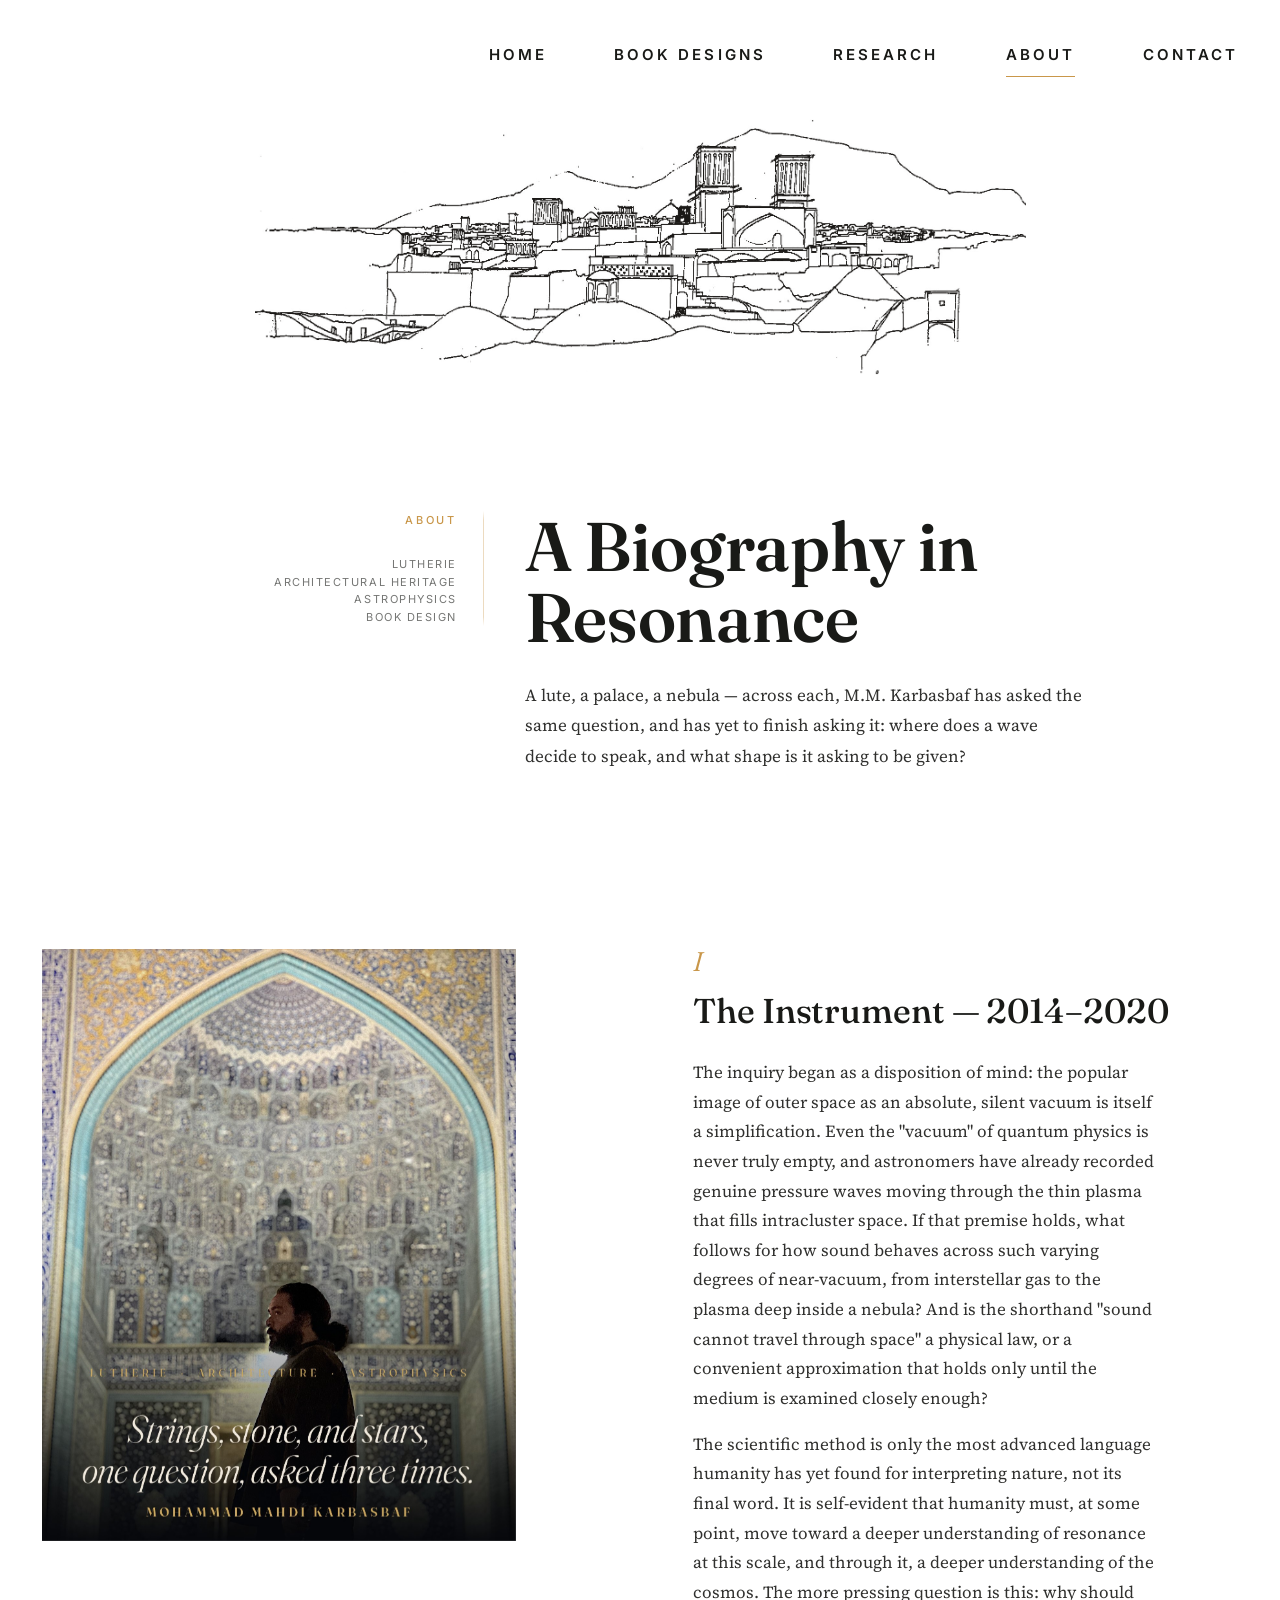
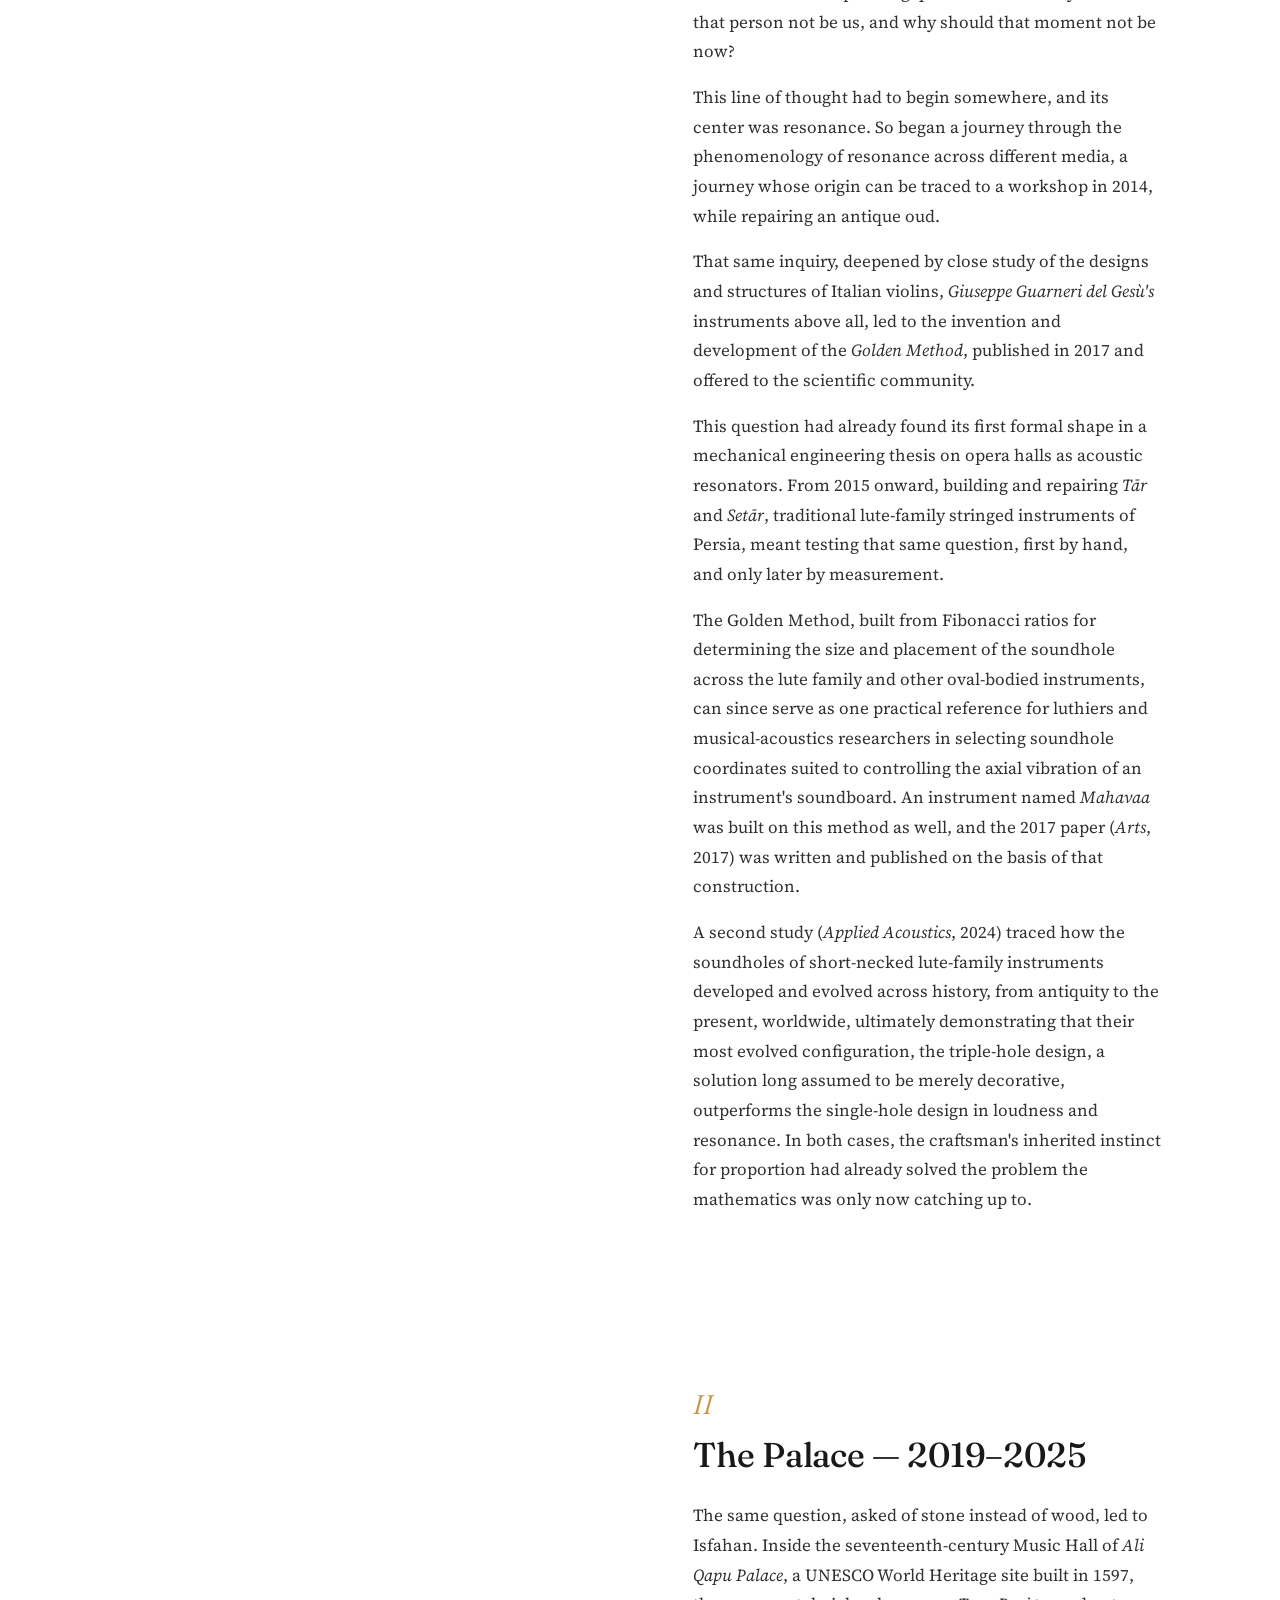
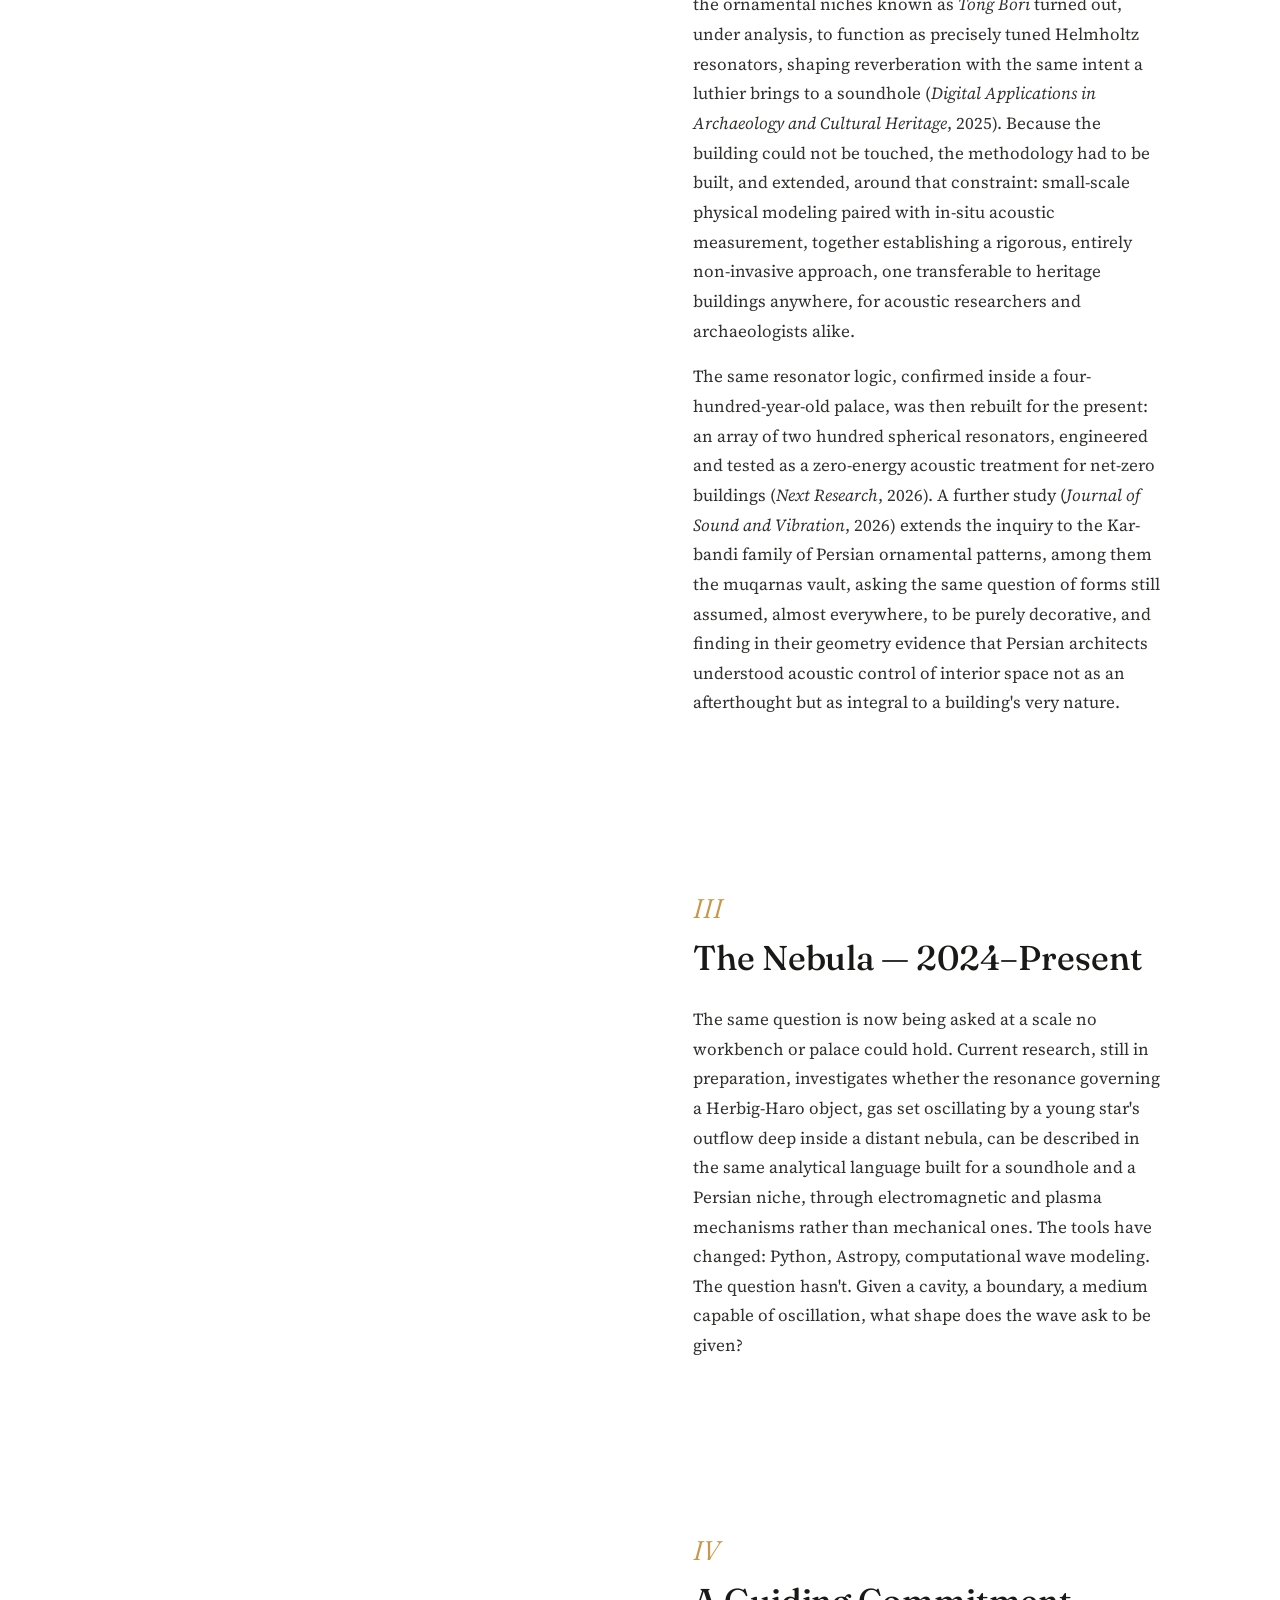
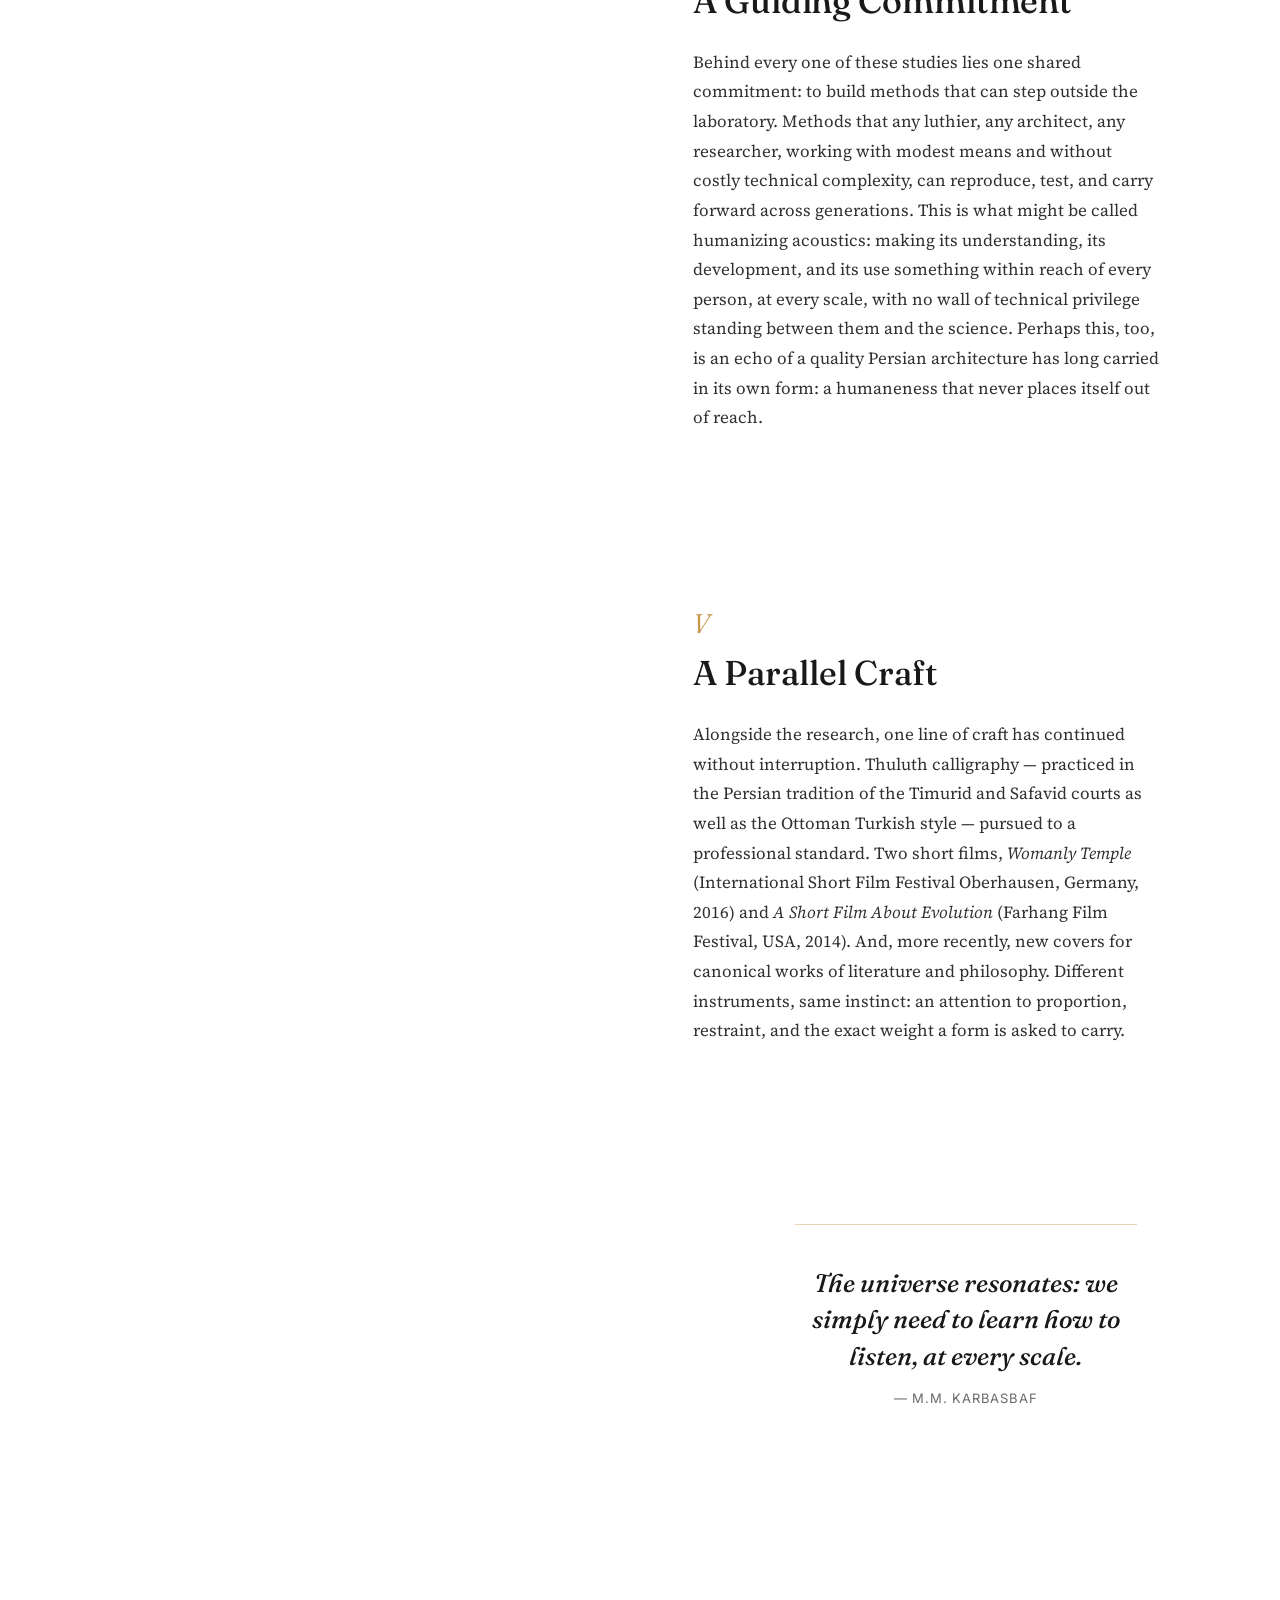
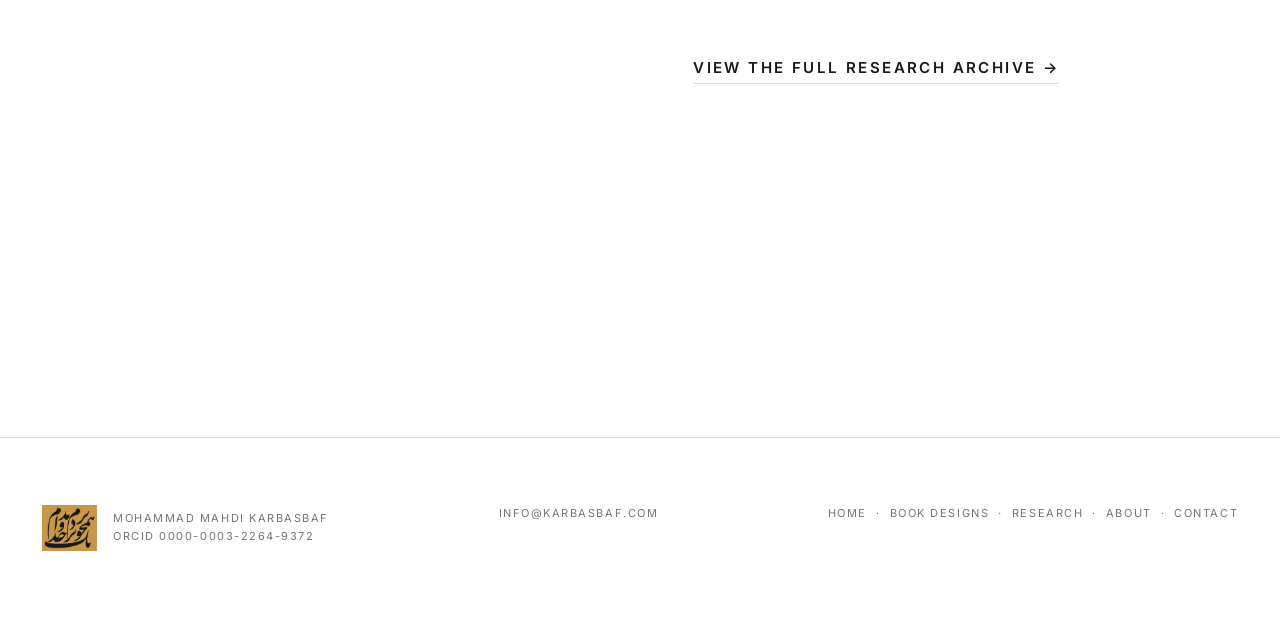
<file: about.html>
<!DOCTYPE html>
<html lang="en">
<head>
<meta charset="UTF-8">
<meta name="viewport" content="width=device-width, initial-scale=1.0">
<title>About — A Biography in Resonance, by Mohammad Mahdi Karbasbaf</title>
<meta name="description" content="The biography of Mohammad Mahdi Karbasbaf: from hands-on lutherie, through Persian architectural acoustics, to research on resonance in distant nebulae.">

<!-- Font stack: Fraunces (display) + Source Serif 4 (reading matter) +
     Inter (utility) — the exact three families style.css already loads
     for every other page. No new families introduced here.
     NOTE: Source Serif 4 loads only weights 400/500 roman + 400 italic —
     no 700/bold cut is loaded. Body copy below therefore uses <em>
     (italic) rather than <strong> for proper-noun / title emphasis
     (Tār, Setār, Ali Qapu Palace, journal and method names, instrument
     names, etc.), to avoid the browser synthesizing a faux-bold weight
     that doesn't exist in this stack. -->
<link rel="preconnect" href="https://fonts.googleapis.com">
<link rel="preconnect" href="https://fonts.gstatic.com" crossorigin>
<link href="https://fonts.googleapis.com/css2?family=Fraunces:opsz,wght@9..144,340;9..144,480;9..144,600&family=Source+Serif+4:ital,wght@0,400;0,500;1,400&family=Inter:wght@400;500;600&display=swap" rel="stylesheet">

<link rel="stylesheet" href="style.css?v=2">

<!-- Page-scoped styles — About page only. Kept local to this file so
     edits here never require touching the shared style.css or
     bumping its cache-busting version for every other page on the
     site. If this treatment is ever wanted sitewide, lift this block
     into style.css directly. -->
<style>
  /* Closing epigraph — sits apart from the chaptered biography above
     as a personal statement, not narrated prose. Thin gold rule
     echoes .eyebrow--gold's accent color elsewhere on the page. */
  .bio-epigraph {
    max-width: 38ch;
    margin-left: auto;
    margin-right: auto;
    text-align: center;
    padding-top: 2.5rem;
    border-top: 1px solid rgba(201, 151, 74, 0.4);
  }

  .bio-epigraph-text {
    font-family: 'Fraunces', serif;
    font-style: italic;
    font-weight: 480;
    font-size: clamp(1.25rem, 1.1rem + 0.6vw, 1.625rem);
    line-height: 1.45;
    margin: 0;
  }

  .bio-epigraph-attribution {
    margin-top: 0.75rem;
    font-family: 'Inter', sans-serif;
    font-size: 0.8125rem;
    letter-spacing: 0.06em;
    text-transform: uppercase;
    opacity: 0.65;
  }
</style>

<!-- Favicon package — uploaded to site root, resolved sitewide. -->
<link rel="icon" type="image/png" sizes="32x32" href="favicon-32x32.png">
<link rel="icon" type="image/png" sizes="16x16" href="favicon-16x16.png">
<link rel="manifest" href="site.webmanifest">
<meta name="theme-color" content="#C9974A">

<link rel="canonical" href="https://www.karbasbaf.com/about.html">

<meta property="og:type" content="website">
<meta property="og:site_name" content="Karbasbaf Archive">
<meta property="og:locale" content="en_US">
<meta property="og:url" content="https://www.karbasbaf.com/about.html">
<meta property="og:title" content="About — A Biography in Resonance, by Mohammad Mahdi Karbasbaf">
<meta property="og:description" content="The biography of Mohammad Mahdi Karbasbaf: from hands-on lutherie, through Persian architectural acoustics, to research on resonance in distant nebulae.">
<!-- og:image uses the page's own documentary workshop portrait — the
     one image most representative of "this page is a biography." Live
     asset, 4:5 portrait ratio; a dedicated 1200×630 crop could be
     produced later for tighter share-card framing, if that ever
     matters here. -->
<meta property="og:image" content="https://www.karbasbaf.com/assets/images/biography-studio.jpg">
<meta property="og:image:width" content="1600">
<meta property="og:image:height" content="2000">
<meta property="og:image:alt" content="Documentary photograph of Mohammad Mahdi Karbasbaf constructing a traditional Persian stringed instrument in his workshop">

<meta name="twitter:card" content="summary_large_image">
<meta name="twitter:title" content="About — A Biography in Resonance, by Mohammad Mahdi Karbasbaf">
<meta name="twitter:description" content="The biography of Mohammad Mahdi Karbasbaf: from hands-on lutherie, through Persian architectural acoustics, to research on resonance in distant nebulae.">
<meta name="twitter:image" content="https://www.karbasbaf.com/assets/images/biography-studio.jpg">
<meta name="twitter:image:alt" content="Documentary photograph of Mohammad Mahdi Karbasbaf constructing a traditional Persian stringed instrument in his workshop">

<script type="application/ld+json">
{
  "@context": "https://schema.org",
  "@type": ["AboutPage", "ProfilePage"],
  "name": "About — Mohammad Mahdi Karbasbaf",
  "url": "https://www.karbasbaf.com/about.html",
  "description": "The biography of Mohammad Mahdi Karbasbaf: from a mechanical engineering thesis and hands-on lutherie, through the Golden Method and acoustic research inside Isfahan's Ali Qapu Palace, to current research on resonance in Herbig-Haro nebulae, guided throughout by a commitment to keep acoustic methodology reproducible and accessible.",
  "isPartOf": { "@type": "WebSite", "name": "Karbasbaf Archive", "url": "https://www.karbasbaf.com/" },
  "mainEntity": {
    "@type": "Person",
    "name": "Mohammad Mahdi Karbasbaf",
    "image": "https://www.karbasbaf.com/assets/images/biography-studio.jpg",
    "sameAs": "https://orcid.org/0000-0003-2264-9372",
    "description": "Independent researcher and luthier working across musical-instrument acoustics, Persian architectural heritage (including Isfahan's Ali Qapu Palace), and astrophysical wave phenomena in Herbig-Haro nebulae; also a professional Thuluth calligrapher, short-film director, and book designer.",
    "knowsAbout": [
      "Musical Instrument Acoustics",
      "Persian Architectural Heritage",
      "Archaeoacoustics",
      "Sound-Hole Geometry",
      "Astrophysical Wave Phenomena",
      "Herbig-Haro Objects",
      "Thuluth Calligraphy",
      "Book Cover Design"
    ]
  }
}
</script>
</head>
<body class="page-home page-about">

<a class="skip-link" href="#main-content">Skip to content</a>

<!-- MASTER BLUEPRINT: Ceiling Crown
     Asset Identifier: assets/images/yazd-crown.png — the identical asset
     already live on index.html, book-designs.html, and research.html
     (referenced as a CSS background-image on .ceiling-crown, style.css
     §17.1). Mirrored here node-for-node so the crown reads as one
     continuous structural element across every page. No new export
     needed. -->
<div class="ceiling-crown" aria-hidden="true"></div>

<header class="site-header">
  <div class="wrap">
    <nav class="nav-list" id="primary-nav" data-open="false" aria-label="Primary">
      <a href="index.html">Home</a>
      <a href="book-designs.html">Book Designs</a>
      <a href="research.html">Research</a>
      <a href="about.html" aria-current="page">About</a>
      <a href="contact.html">Contact</a>
    </nav>
    <button class="nav-toggle" id="nav-toggle" type="button" aria-expanded="false" aria-controls="primary-nav">
      Menu
    </button>
  </div>
</header>

<main id="main-content" tabindex="-1">

  <section class="section" aria-labelledby="about-heading">
    <div class="wrap">

      <div class="section-head lute-grid">
        <div class="rail">
          <p class="eyebrow eyebrow--gold">About</p>

          <p class="caption mt-4">Lutherie<br>Architectural Heritage<br>Astrophysics<br>Book Design</p>
        </div>
        <div class="canvas">
          <h1 class="h1" id="about-heading">A Biography in Resonance</h1>
          <p class="body-text mt-4">A lute, a palace, a nebula — across each, M.M. Karbasbaf has asked the same question, and has yet to finish asking it: where does a wave decide to speak, and what shape is it asking to be given?</p>
        </div>
      </div>

      <div class="bio-manuscript mt-8">

        <div class="bio-frame">
          <!-- Documentary studio portrait — assets/images/biography-studio.jpg.
               1600×2000 (4:5), matches .bio-frame .frame { aspect-ratio: 4/5 }.
               Live asset. -->
          <div class="frame">
            <img src="assets/images/biography-studio.jpg"
              alt="Documentary photograph of Mohammad Mahdi Karbasbaf constructing a traditional Persian stringed instrument in his workshop"
              width="1600" height="2000" loading="eager" fetchpriority="high" decoding="async">
          </div>
        </div>

        <div class="bio-chapters">

          <article class="bio-chapter" aria-labelledby="chapter-1-title">
            <span class="bio-chapter-number" aria-hidden="true">I</span>
            <h2 class="bio-chapter-title" id="chapter-1-title">The Instrument — 2014–2020</h2>
            <p>The inquiry began as a disposition of mind: the popular image of outer space as an absolute, silent vacuum is itself a simplification. Even the "vacuum" of quantum physics is never truly empty, and astronomers have already recorded genuine pressure waves moving through the thin plasma that fills intracluster space. If that premise holds, what follows for how sound behaves across such varying degrees of near-vacuum, from interstellar gas to the plasma deep inside a nebula? And is the shorthand "sound cannot travel through space" a physical law, or a convenient approximation that holds only until the medium is examined closely enough?</p>
            <p>The scientific method is only the most advanced language humanity has yet found for interpreting nature, not its final word. It is self-evident that humanity must, at some point, move toward a deeper understanding of resonance at this scale, and through it, a deeper understanding of the cosmos. The more pressing question is this: why should that person not be us, and why should that moment not be now?</p>
            <p>This line of thought had to begin somewhere, and its center was resonance. So began a journey through the phenomenology of resonance across different media, a journey whose origin can be traced to a workshop in 2014, while repairing an antique oud.</p>
            <p>That same inquiry, deepened by close study of the designs and structures of Italian violins, <em>Giuseppe Guarneri del Gesù's</em> instruments above all, led to the invention and development of the <em>Golden Method</em>, published in 2017 and offered to the scientific community.</p>
            <p>This question had already found its first formal shape in a mechanical engineering thesis on opera halls as acoustic resonators. From 2015 onward, building and repairing <em>Tār</em> and <em>Setār</em>, traditional lute-family stringed instruments of Persia, meant testing that same question, first by hand, and only later by measurement.</p>
            <p>The Golden Method, built from Fibonacci ratios for determining the size and placement of the soundhole across the lute family and other oval-bodied instruments, can since serve as one practical reference for luthiers and musical-acoustics researchers in selecting soundhole coordinates suited to controlling the axial vibration of an instrument's soundboard. An instrument named <em>Mahavaa</em> was built on this method as well, and the 2017 paper (<em>Arts</em>, 2017) was written and published on the basis of that construction.</p>
            <p>A second study (<em>Applied Acoustics</em>, 2024) traced how the soundholes of short-necked lute-family instruments developed and evolved across history, from antiquity to the present, worldwide, ultimately demonstrating that their most evolved configuration, the triple-hole design, a solution long assumed to be merely decorative, outperforms the single-hole design in loudness and resonance. In both cases, the craftsman's inherited instinct for proportion had already solved the problem the mathematics was only now catching up to.</p>
          </article>

          <article class="bio-chapter" aria-labelledby="chapter-2-title">
            <span class="bio-chapter-number" aria-hidden="true">II</span>
            <h2 class="bio-chapter-title" id="chapter-2-title">The Palace — 2019–2025</h2>
            <p>The same question, asked of stone instead of wood, led to Isfahan. Inside the seventeenth-century Music Hall of <em>Ali Qapu Palace</em>, a UNESCO World Heritage site built in 1597, the ornamental niches known as <em>Tong Bori</em> turned out, under analysis, to function as precisely tuned Helmholtz resonators, shaping reverberation with the same intent a luthier brings to a soundhole (<em>Digital Applications in Archaeology and Cultural Heritage</em>, 2025). Because the building could not be touched, the methodology had to be built, and extended, around that constraint: small-scale physical modeling paired with in-situ acoustic measurement, together establishing a rigorous, entirely non-invasive approach, one transferable to heritage buildings anywhere, for acoustic researchers and archaeologists alike.</p>
            <p>The same resonator logic, confirmed inside a four-hundred-year-old palace, was then rebuilt for the present: an array of two hundred spherical resonators, engineered and tested as a zero-energy acoustic treatment for net-zero buildings (<em>Next Research</em>, 2026). A further study (<em>Journal of Sound and Vibration</em>, 2026) extends the inquiry to the Kar-bandi family of Persian ornamental patterns, among them the muqarnas vault, asking the same question of forms still assumed, almost everywhere, to be purely decorative, and finding in their geometry evidence that Persian architects understood acoustic control of interior space not as an afterthought but as integral to a building's very nature.</p>
          </article>

          <article class="bio-chapter" aria-labelledby="chapter-3-title">
            <span class="bio-chapter-number" aria-hidden="true">III</span>
            <h2 class="bio-chapter-title" id="chapter-3-title">The Nebula — 2024–Present</h2>
            <p>The same question is now being asked at a scale no workbench or palace could hold. Current research, still in preparation, investigates whether the resonance governing a Herbig-Haro object, gas set oscillating by a young star's outflow deep inside a distant nebula, can be described in the same analytical language built for a soundhole and a Persian niche, through electromagnetic and plasma mechanisms rather than mechanical ones. The tools have changed: Python, Astropy, computational wave modeling. The question hasn't. Given a cavity, a boundary, a medium capable of oscillation, what shape does the wave ask to be given?</p>
          </article>

          <article class="bio-chapter" aria-labelledby="guiding-commitment-title">
            <span class="bio-chapter-number" aria-hidden="true">IV</span>
            <h2 class="bio-chapter-title" id="guiding-commitment-title">A Guiding Commitment</h2>
            <p>Behind every one of these studies lies one shared commitment: to build methods that can step outside the laboratory. Methods that any luthier, any architect, any researcher, working with modest means and without costly technical complexity, can reproduce, test, and carry forward across generations. This is what might be called humanizing acoustics: making its understanding, its development, and its use something within reach of every person, at every scale, with no wall of technical privilege standing between them and the science. Perhaps this, too, is an echo of a quality Persian architecture has long carried in its own form: a humaneness that never places itself out of reach.</p>
          </article>

          <article class="bio-chapter" aria-labelledby="parallel-craft-title">
            <span class="bio-chapter-number" aria-hidden="true">V</span>
            <h2 class="bio-chapter-title" id="parallel-craft-title">A Parallel Craft</h2>
            <p>Alongside the research, one line of craft has continued without interruption. Thuluth calligraphy — practiced in the Persian tradition of the Timurid and Safavid courts as well as the Ottoman Turkish style — pursued to a professional standard. Two short films, <em>Womanly Temple</em> (International Short Film Festival Oberhausen, Germany, 2016) and <em>A Short Film About Evolution</em> (Farhang Film Festival, USA, 2014). And, more recently, new covers for canonical works of literature and philosophy. Different instruments, same instinct: an attention to proportion, restraint, and the exact weight a form is asked to carry.</p>
          </article>

          <!-- Closing epigraph — set apart from the chaptered biography
               above as a personal statement, not narrated prose. Styled
               by the page-scoped <style> block in <head> (§bio-epigraph). -->
          <div class="bio-epigraph mt-10">
            <p class="bio-epigraph-text">The universe resonates: we simply need to learn how to listen, at every scale.</p>
            <p class="bio-epigraph-attribution">— M.M. Karbasbaf</p>
          </div>

          <p class="archive-cta mt-6"><a href="research.html">View the full research archive →</a></p>

        </div>

      </div>

    </div>
  </section>

</main>

<footer class="site-footer">
  <div class="wrap">
    <div class="footer-lockup">
      <img class="footer-seal" src="assets/images/seal-karbasbaf.png" alt="" role="presentation" width="2200" height="1700" loading="lazy" decoding="async">
      <p class="caption">Mohammad Mahdi Karbasbaf<br><a href="https://orcid.org/0000-0003-2264-9372" target="_blank" rel="noopener">ORCID 0000-0003-2264-9372</a></p>
    </div>
    <p class="caption"><a href="mailto:info@karbasbaf.com">info@karbasbaf.com</a></p>
    <p class="caption">
      <a href="index.html">Home</a> &nbsp;·&nbsp;
      <a href="book-designs.html">Book Designs</a> &nbsp;·&nbsp;
      <a href="research.html">Research</a> &nbsp;·&nbsp;
      <a href="about.html" aria-current="page">About</a> &nbsp;·&nbsp;
      <a href="contact.html">Contact</a>
    </p>
  </div>
</footer>

<script>
(function () {
  'use strict';

  /* Mobile navigation only — this page has no image-plate triggers (the
     studio portrait is a static documentary photograph, not a
     .plate-trigger), so the book-reveal modal and its focus-trap logic
     (present on index.html and book-designs.html) are intentionally not
     duplicated here. The image-fallback script IS still needed, since
     this page does carry one live <img>. */

  var navToggle = document.getElementById('nav-toggle');
  var primaryNav = document.getElementById('primary-nav');
  var body = document.body;
  var desktopQuery = window.matchMedia('(min-width: 721px)');

  function openNav() {
    primaryNav.setAttribute('data-open', 'true');
    navToggle.setAttribute('aria-expanded', 'true');
    body.classList.add('nav-scrim-active');
    var firstLink = primaryNav.querySelector('a');
    if (firstLink) firstLink.focus();
  }

  function closeNav(returnFocus) {
    primaryNav.setAttribute('data-open', 'false');
    navToggle.setAttribute('aria-expanded', 'false');
    body.classList.remove('nav-scrim-active');
    if (returnFocus) navToggle.focus();
  }

  function isNavOpen() {
    return primaryNav.getAttribute('data-open') === 'true';
  }

  navToggle.addEventListener('click', function () {
    if (isNavOpen()) { closeNav(true); } else { openNav(); }
  });

  document.addEventListener('click', function (event) {
    if (!isNavOpen()) return;
    var clickedInsideNav = primaryNav.contains(event.target);
    var clickedToggle = navToggle.contains(event.target);
    if (!clickedInsideNav && !clickedToggle) closeNav(false);
  });

  primaryNav.addEventListener('click', function (event) {
    if (event.target.tagName === 'A') closeNav(false);
  });

  desktopQuery.addEventListener('change', function (event) {
    if (event.matches && isNavOpen()) closeNav(false);
  });

  document.addEventListener('keydown', function (event) {
    if (event.key === 'Escape' && isNavOpen()) closeNav(true);
  });

  function markPending(img) {
    var frame = img.closest('.frame');
    if (!frame) return;
    frame.classList.add('frame--pending');
    if (!frame.querySelector('.frame-pending-label')) {
      var label = document.createElement('span');
      label.className = 'frame-pending-label';
      label.textContent = img.alt || 'Image pending';
      frame.appendChild(label);
    }
  }

  function clearPending(img) {
    var frame = img.closest('.frame');
    if (!frame) return;
    frame.classList.remove('frame--pending');
    var label = frame.querySelector('.frame-pending-label');
    if (label) label.remove();
  }

  document.querySelectorAll('.frame img').forEach(function (img) {
    img.onerror = function () { markPending(img); };
    img.onload = function () { clearPending(img); };

    /* [Pre-launch audit — JS Integrity] Same lazy-image fix applied to
       index.html and book-designs.html's copies of this script. This
       page's one image is loading="eager", so the bug was dormant here
       — but the check is corrected anyway for sitewide consistency, in
       case a lazy-loaded image is ever added to this page later. See
       index.html's version of this comment for the full explanation. */
    var isDeferred = img.getAttribute('loading') === 'lazy';
    if (!isDeferred && img.complete && img.naturalWidth === 0 && img.getAttribute('src')) {
      markPending(img);
    }
  });
})();
</script>

</body>
</html>
</file>
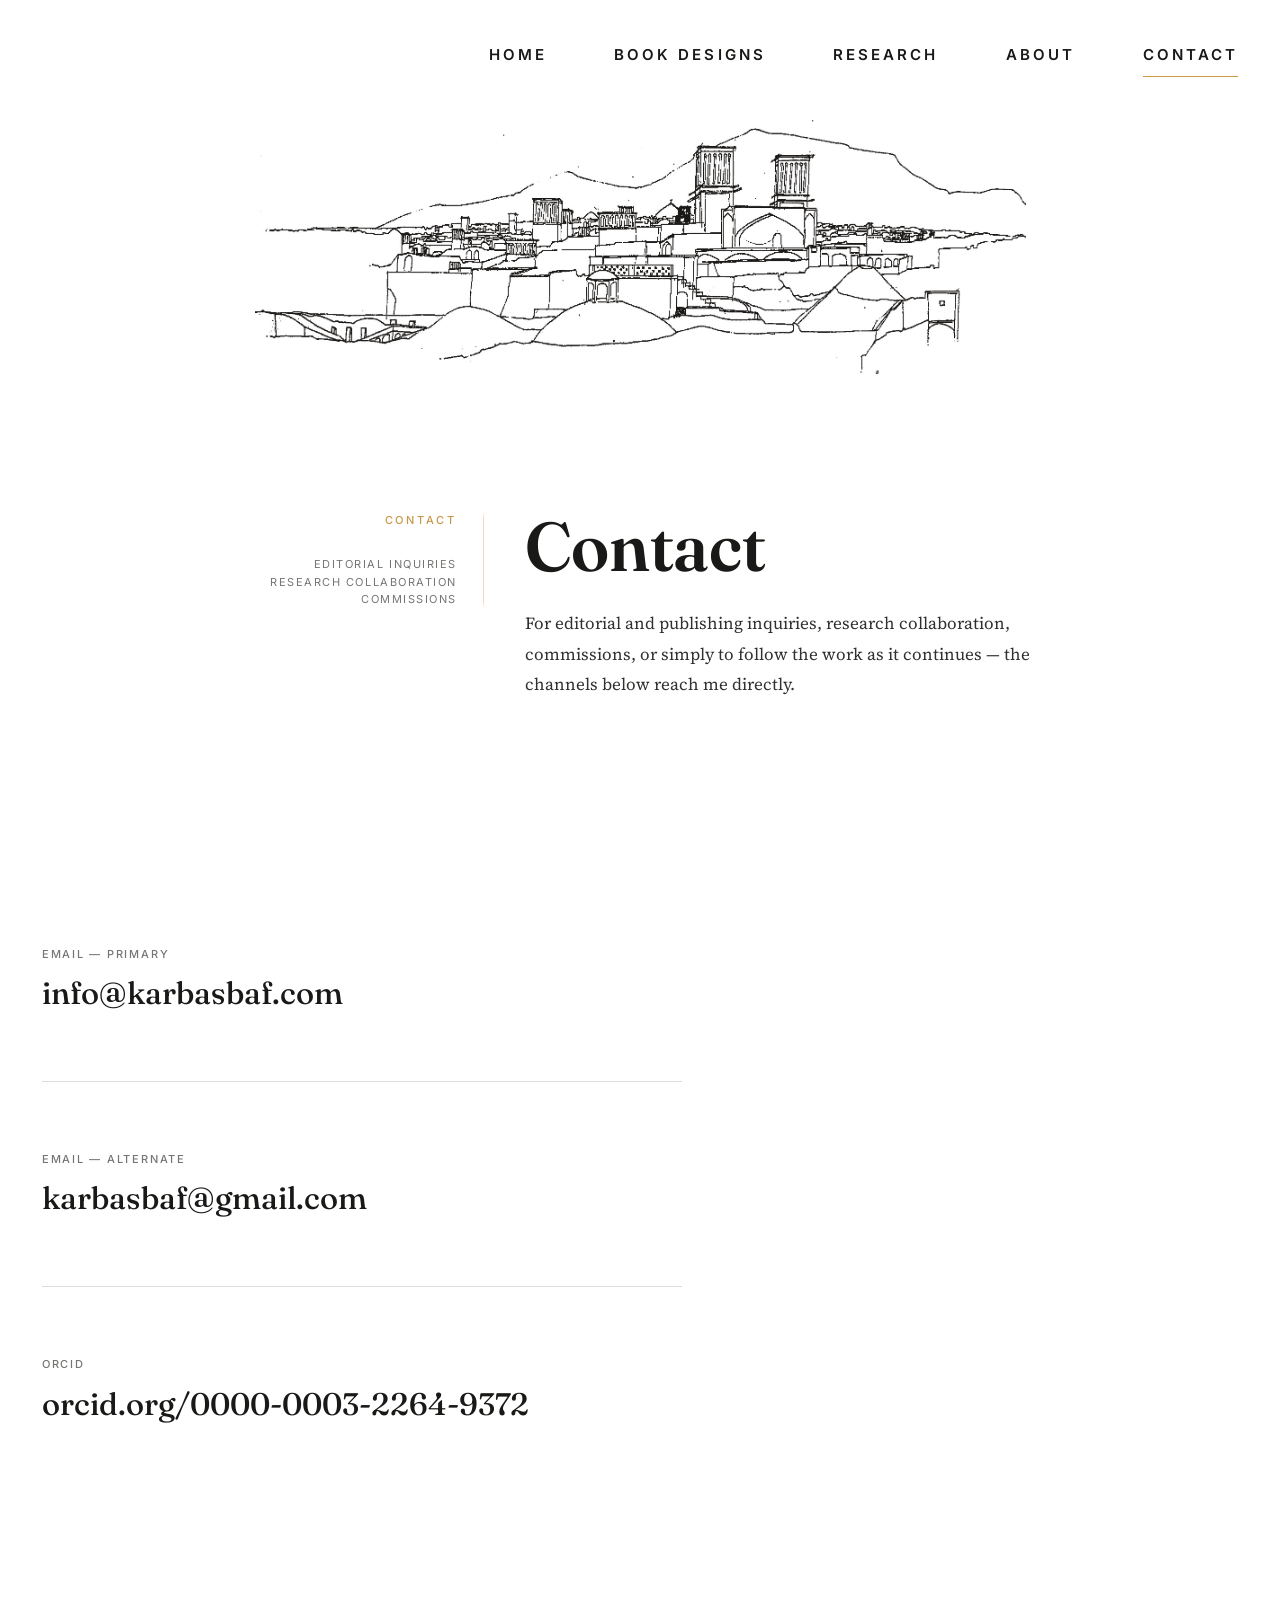
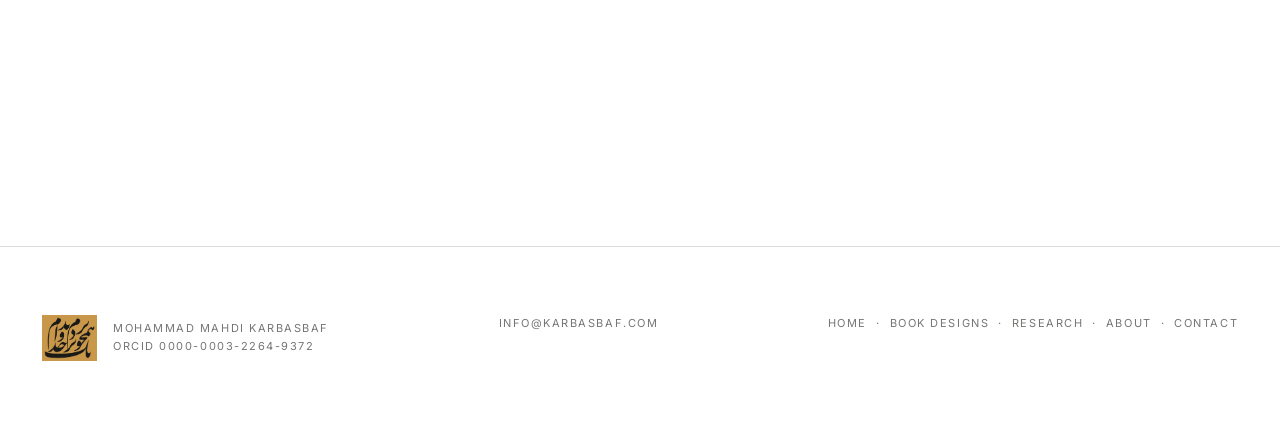
<file: contact.html>
<!DOCTYPE html>
<html lang="en">
<head>
<meta charset="UTF-8">
<meta name="viewport" content="width=device-width, initial-scale=1.0">
<title>Contact — Mohammad Mahdi Karbasbaf</title>
<meta name="description" content="Contact Mohammad Mahdi Karbasbaf — independent researcher, luthier, and book designer. Email and ORCID.">

<!-- Font stack: Fraunces (display) + Source Serif 4 (reading matter) +
     Inter (utility) — the exact three families style.css already loads
     for every other page. No new families introduced here. -->
<link rel="preconnect" href="https://fonts.googleapis.com">
<link rel="preconnect" href="https://fonts.gstatic.com" crossorigin>
<link href="https://fonts.googleapis.com/css2?family=Fraunces:opsz,wght@9..144,340;9..144,480;9..144,600&family=Source+Serif+4:ital,wght@0,400;0,500;1,400&family=Inter:wght@400;500;600&display=swap" rel="stylesheet">

<link rel="stylesheet" href="style.css?v=2">

<!-- Favicon package — uploaded to site root, resolved sitewide. -->
<link rel="icon" type="image/png" sizes="32x32" href="favicon-32x32.png">
<link rel="icon" type="image/png" sizes="16x16" href="favicon-16x16.png">
<link rel="manifest" href="site.webmanifest">
<meta name="theme-color" content="#C9974A">

<link rel="canonical" href="https://www.karbasbaf.com/contact.html">

<meta property="og:type" content="website">
<meta property="og:site_name" content="Karbasbaf Archive">
<meta property="og:locale" content="en_US">
<meta property="og:url" content="https://www.karbasbaf.com/contact.html">
<meta property="og:title" content="Contact — Mohammad Mahdi Karbasbaf">
<meta property="og:description" content="Contact Mohammad Mahdi Karbasbaf — independent researcher, luthier, and book designer. Email and ORCID.">
<!-- og:image: same situation as research.html — no page-specific
     photographic asset exists for a plain contact index, so this reuses
     the hero calligraphy artwork as the site's consistent "masthead"
     fallback rather than inventing a new, unplanned image reference. -->
<meta property="og:image" content="https://www.karbasbaf.com/assets/images/og-cover.jpg">
<meta property="og:image:width" content="1200">
<meta property="og:image:height" content="630">
<meta property="og:image:alt" content="Thuluth-script calligraphic rendering by Mohammad Mahdi Karbasbaf">

<meta name="twitter:card" content="summary_large_image">
<meta name="twitter:title" content="Contact — Mohammad Mahdi Karbasbaf">
<meta name="twitter:description" content="Contact Mohammad Mahdi Karbasbaf — independent researcher, luthier, and book designer. Email and ORCID.">
<meta name="twitter:image" content="https://www.karbasbaf.com/assets/images/og-cover.jpg">
<meta name="twitter:image:alt" content="Thuluth-script calligraphic rendering by Mohammad Mahdi Karbasbaf">

<script type="application/ld+json">
{
  "@context": "https://schema.org",
  "@type": "ContactPage",
  "name": "Contact — Mohammad Mahdi Karbasbaf",
  "url": "https://www.karbasbaf.com/contact.html",
  "isPartOf": { "@type": "WebSite", "name": "Karbasbaf Archive", "url": "https://www.karbasbaf.com/" },
  "mainEntity": {
    "@type": "Person",
    "name": "Mohammad Mahdi Karbasbaf",
    "email": "mailto:info@karbasbaf.com",
    "sameAs": "https://orcid.org/0000-0003-2264-9372"
  }
}
</script>
</head>
<body class="page-home page-contact">

<a class="skip-link" href="#main-content">Skip to content</a>

<!-- MASTER BLUEPRINT: Ceiling Crown
     Asset Identifier: assets/images/yazd-crown.png — the identical asset
     already live on every other page (referenced as a CSS
     background-image on .ceiling-crown, style.css §17.1). Mirrored here
     node-for-node so the crown reads as one continuous structural
     element across the whole archive. No new export needed. -->
<div class="ceiling-crown" aria-hidden="true"></div>

<header class="site-header">
  <div class="wrap">
    <nav class="nav-list" id="primary-nav" data-open="false" aria-label="Primary">
      <a href="index.html">Home</a>
      <a href="book-designs.html">Book Designs</a>
      <a href="research.html">Research</a>
      <a href="about.html">About</a>
      <a href="contact.html" aria-current="page">Contact</a>
    </nav>
    <button class="nav-toggle" id="nav-toggle" type="button" aria-expanded="false" aria-controls="primary-nav">
      Menu
    </button>
  </div>
</header>

<main id="main-content" tabindex="-1">

  <section class="section" aria-labelledby="contact-heading">
    <div class="wrap">

      <div class="section-head lute-grid">
        <div class="rail">
          <p class="eyebrow eyebrow--gold">Contact</p>
          
          <p class="caption mt-4">Editorial Inquiries<br>Research Collaboration<br>Commissions</p>
        </div>
        <div class="canvas">
          <h1 class="h1" id="contact-heading">Contact</h1>
          <p class="body-text mt-4">For editorial and publishing inquiries, research collaboration, commissions, or simply to follow the work as it continues — the channels below reach me directly.</p>
        </div>
      </div>

      <div class="contact-index mt-8">

        <div class="contact-entry">
          <span class="contact-label">Email — Primary</span>
          <a class="contact-link" href="mailto:info@karbasbaf.com">info@karbasbaf.com</a>
        </div>

        <div class="contact-entry">
          <span class="contact-label">Email — Alternate</span>
          <a class="contact-link" href="mailto:karbasbaf@gmail.com">karbasbaf@gmail.com</a>
        </div>

        <div class="contact-entry">
          <span class="contact-label">ORCID</span>
          <a class="contact-link" href="https://orcid.org/0000-0003-2264-9372" target="_blank" rel="noopener">orcid.org/0000-0003-2264-9372</a>
        </div>

      </div>

    </div>
  </section>

</main>

<footer class="site-footer">
  <div class="wrap">
    <div class="footer-lockup">
      <img class="footer-seal" src="assets/images/seal-karbasbaf.png" alt="" role="presentation" width="2200" height="1700" loading="lazy" decoding="async">
      <p class="caption">Mohammad Mahdi Karbasbaf<br><a href="https://orcid.org/0000-0003-2264-9372" target="_blank" rel="noopener">ORCID 0000-0003-2264-9372</a></p>
    </div>
    <p class="caption"><a href="mailto:info@karbasbaf.com">info@karbasbaf.com</a></p>
    <p class="caption">
      <a href="index.html">Home</a> &nbsp;·&nbsp;
      <a href="book-designs.html">Book Designs</a> &nbsp;·&nbsp;
      <a href="research.html">Research</a> &nbsp;·&nbsp;
      <a href="about.html">About</a> &nbsp;·&nbsp;
      <a href="contact.html" aria-current="page">Contact</a>
    </p>
  </div>
</footer>

<script>
(function () {
  'use strict';

  /* Mobile navigation only — this page carries no images and no
     .plate-trigger elements, so neither the book-reveal modal nor the
     image-fallback script from the other pages is duplicated here. */

  var navToggle = document.getElementById('nav-toggle');
  var primaryNav = document.getElementById('primary-nav');
  var body = document.body;
  var desktopQuery = window.matchMedia('(min-width: 721px)');

  function openNav() {
    primaryNav.setAttribute('data-open', 'true');
    navToggle.setAttribute('aria-expanded', 'true');
    body.classList.add('nav-scrim-active');
    var firstLink = primaryNav.querySelector('a');
    if (firstLink) firstLink.focus();
  }

  function closeNav(returnFocus) {
    primaryNav.setAttribute('data-open', 'false');
    navToggle.setAttribute('aria-expanded', 'false');
    body.classList.remove('nav-scrim-active');
    if (returnFocus) navToggle.focus();
  }

  function isNavOpen() {
    return primaryNav.getAttribute('data-open') === 'true';
  }

  navToggle.addEventListener('click', function () {
    if (isNavOpen()) { closeNav(true); } else { openNav(); }
  });

  document.addEventListener('click', function (event) {
    if (!isNavOpen()) return;
    var clickedInsideNav = primaryNav.contains(event.target);
    var clickedToggle = navToggle.contains(event.target);
    if (!clickedInsideNav && !clickedToggle) closeNav(false);
  });

  primaryNav.addEventListener('click', function (event) {
    if (event.target.tagName === 'A') closeNav(false);
  });

  desktopQuery.addEventListener('change', function (event) {
    if (event.matches && isNavOpen()) closeNav(false);
  });

  document.addEventListener('keydown', function (event) {
    if (event.key === 'Escape' && isNavOpen()) closeNav(true);
  });
})();
</script>

</body>
</html>
</file>
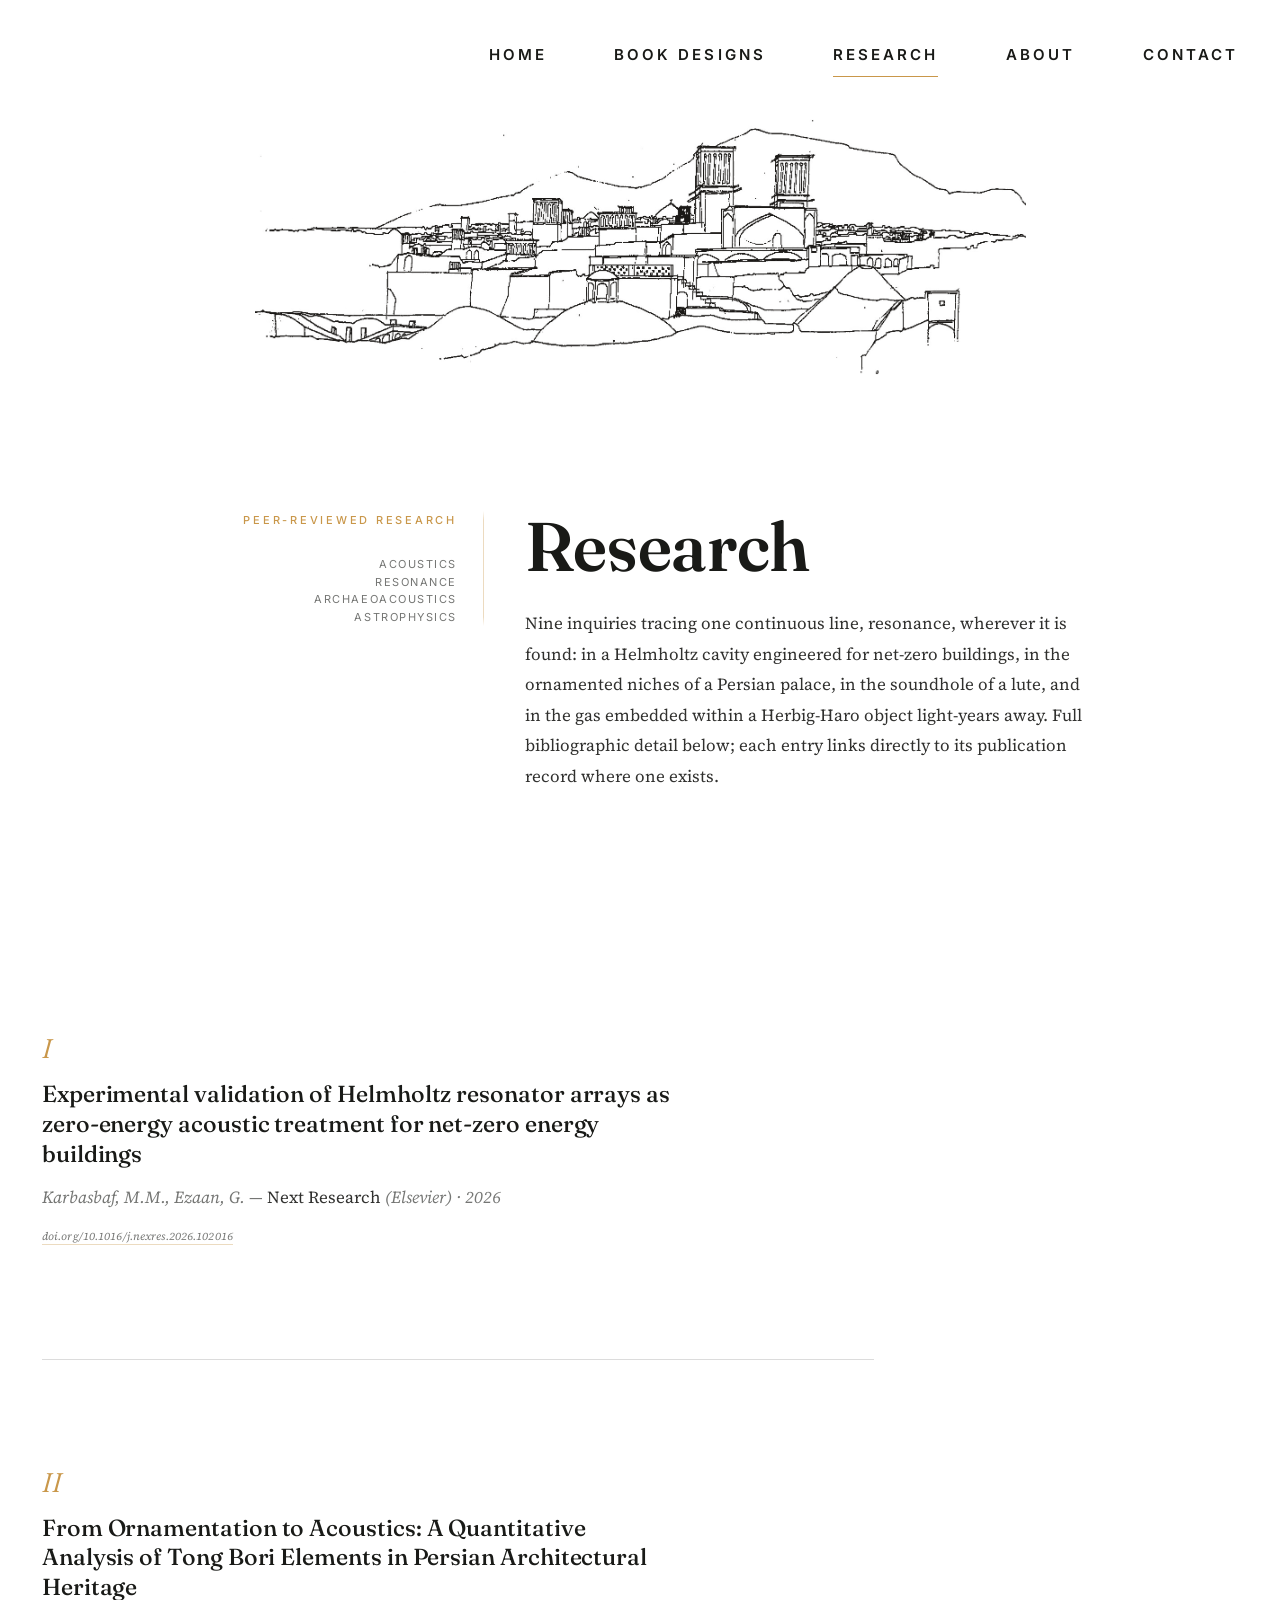
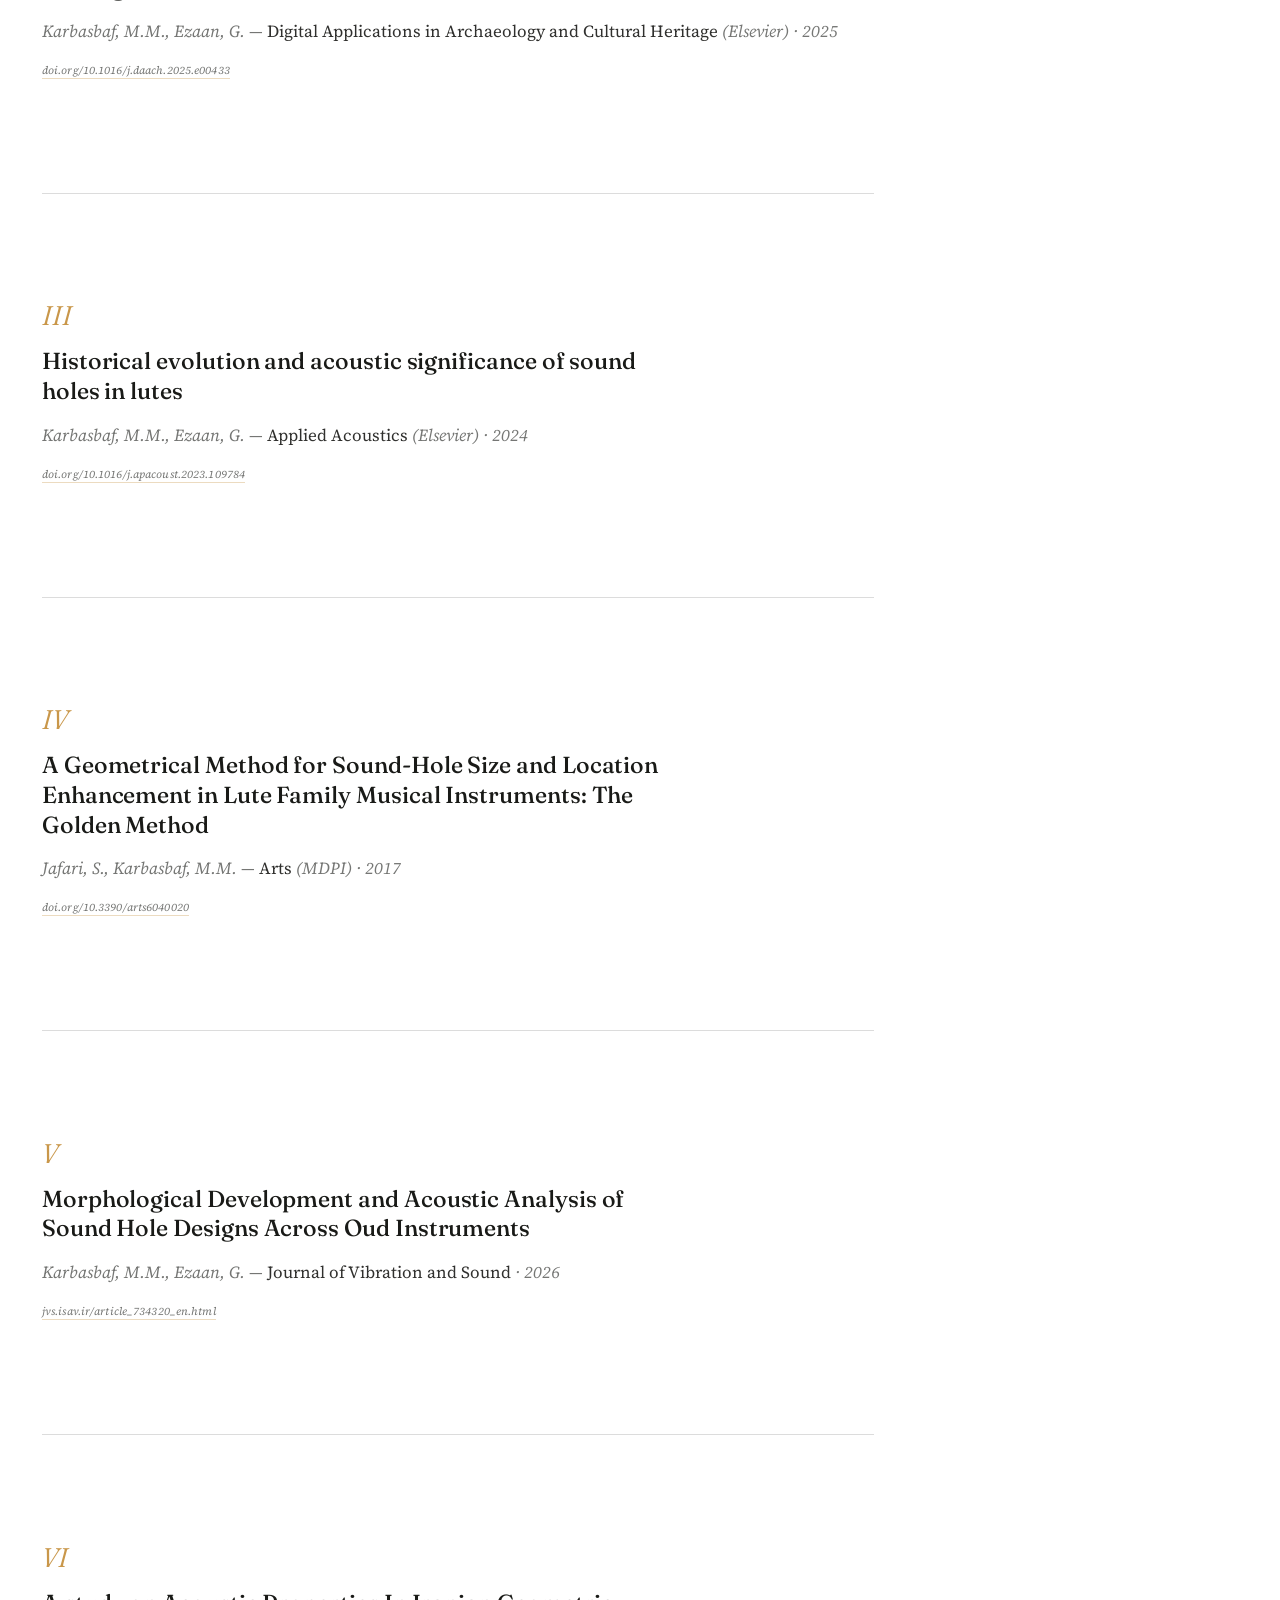
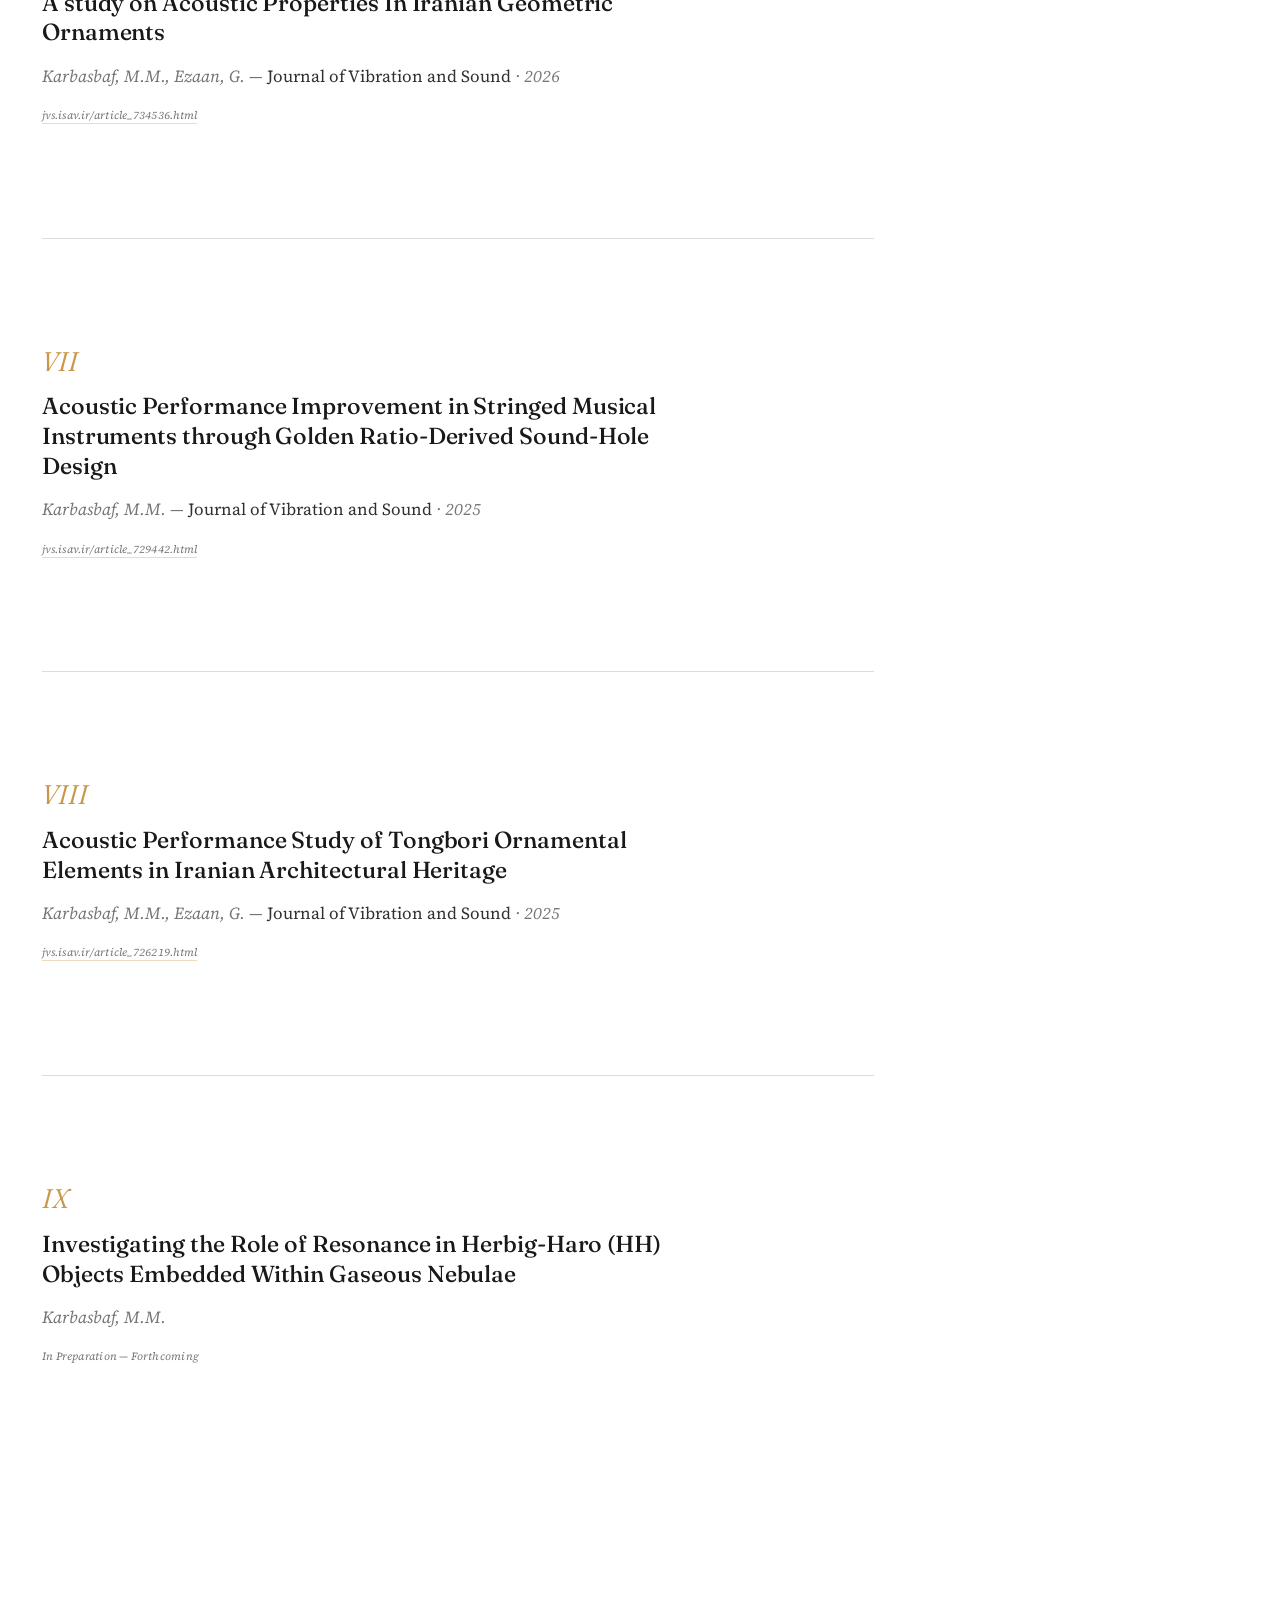
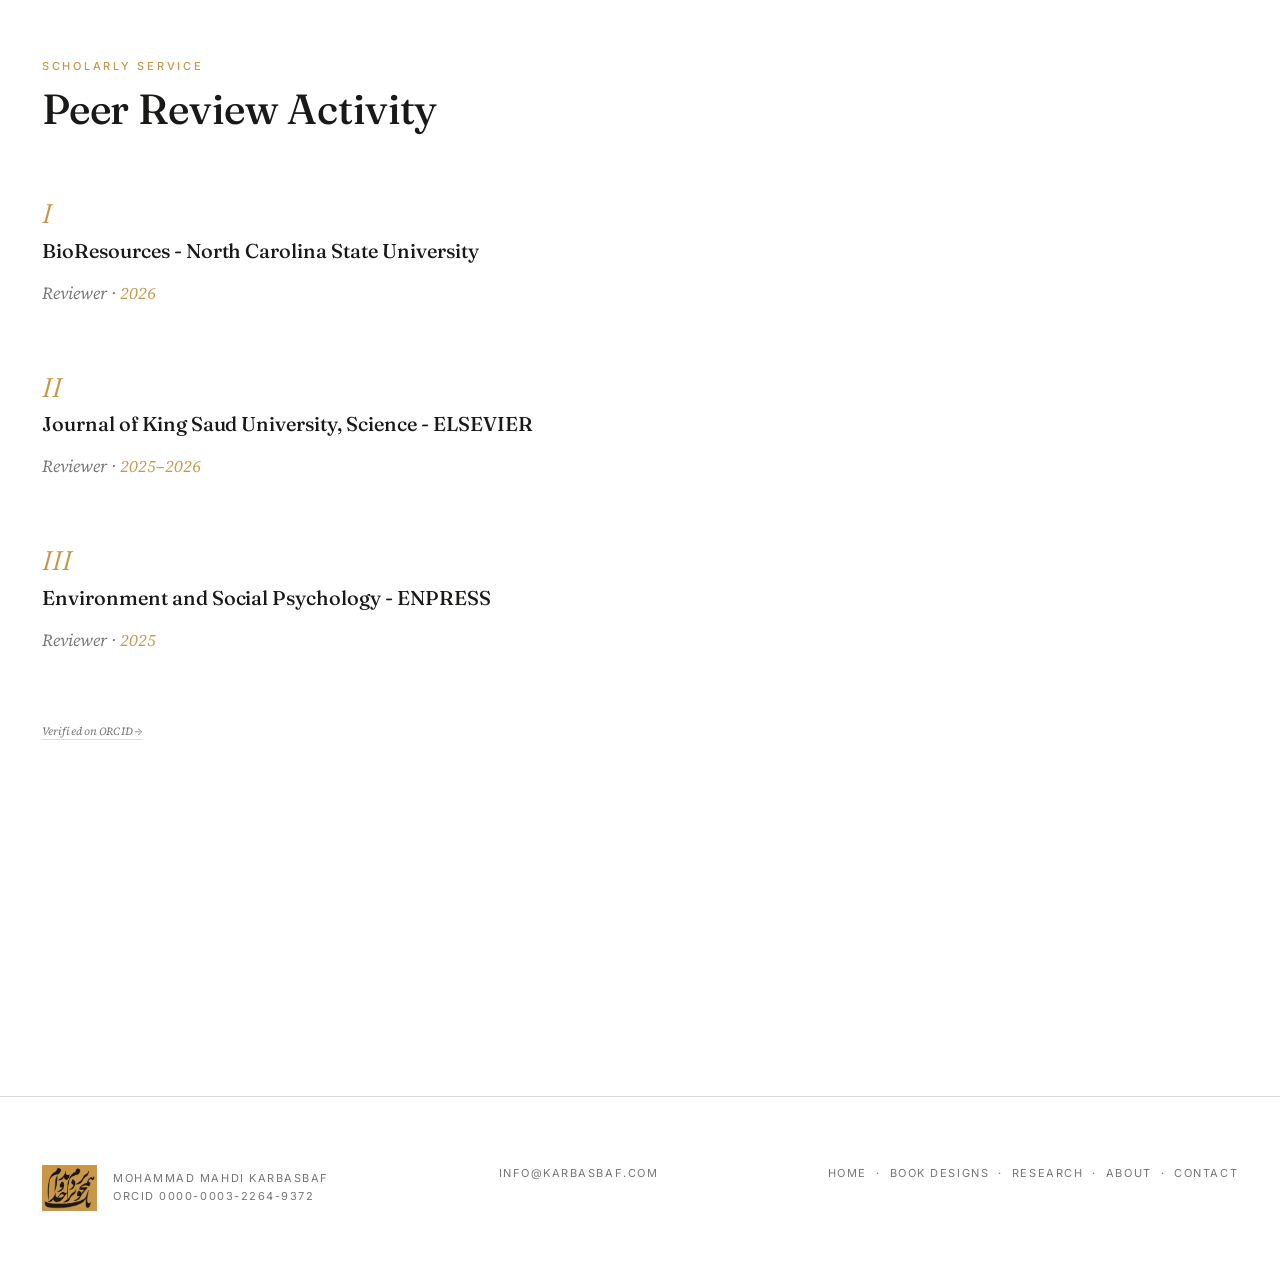
<file: research.html>
<!DOCTYPE html>
<html lang="en">
<head>
<meta charset="UTF-8">
<meta name="viewport" content="width=device-width, initial-scale=1.0">
<title>Research &amp; Scholarly Publications — Mohammad Mahdi Karbasbaf</title>
<meta name="description" content="The peer-reviewed research of Mohammad Mahdi Karbasbaf: acoustics, Persian architectural heritage, lutherie, and astrophysical resonance, spanning Applied Acoustics, Arts, Next Research, Digital Applications in Archaeology and Cultural Heritage, and Journal of Vibration and Sound.">

<!-- Font stack: Fraunces (display) + Source Serif 4 (reading matter) +
     Inter (utility) — the exact three families style.css already loads
     for every other page. No new families introduced here, preserving
     the continuity explicitly required across the whole archive. -->
<link rel="preconnect" href="https://fonts.googleapis.com">
<link rel="preconnect" href="https://fonts.gstatic.com" crossorigin>
<link href="https://fonts.googleapis.com/css2?family=Fraunces:opsz,wght@9..144,340;9..144,480;9..144,600&family=Source+Serif+4:ital,wght@0,400;0,500;1,400&family=Inter:wght@400;500;600&display=swap" rel="stylesheet">

<link rel="stylesheet" href="style.css?v=2">

<!-- Favicon package — uploaded to site root, resolved sitewide. -->
<link rel="icon" type="image/png" sizes="32x32" href="favicon-32x32.png">
<link rel="icon" type="image/png" sizes="16x16" href="favicon-16x16.png">
<link rel="manifest" href="site.webmanifest">
<meta name="theme-color" content="#C9974A">

<link rel="canonical" href="https://www.karbasbaf.com/research.html">

<meta property="og:type" content="website">
<meta property="og:site_name" content="Karbasbaf Archive">
<meta property="og:locale" content="en_US">
<meta property="og:url" content="https://www.karbasbaf.com/research.html">
<meta property="og:title" content="Research &amp; Scholarly Publications — Mohammad Mahdi Karbasbaf">
<meta property="og:description" content="The peer-reviewed research of Mohammad Mahdi Karbasbaf: acoustics, Persian architectural heritage, lutherie, and astrophysical resonance, spanning Applied Acoustics, Arts, Next Research, Digital Applications in Archaeology and Cultural Heritage, and Journal of Vibration and Sound.">
<!-- og:image: unlike every other page, this one has no page-specific
     photographic asset of its own — it's a pure citation index, no
     <img> anywhere in the markup (confirmed; see the script's own
     comment further down explaining why the image-pending fallback
     logic is correctly omitted here too). Rather than invent a new,
     unplanned image asset just to fill this tag, it reuses the hero
     calligraphy artwork as the site's one consistent "masthead" image
     — the same reasonable fallback a printed journal masthead would
     use on an issue with no cover photo of its own. If a dedicated
     research-page graphic is ever wanted instead, swap this one line. -->
<meta property="og:image" content="https://www.karbasbaf.com/assets/images/og-cover.jpg">
<meta property="og:image:width" content="1618">
<meta property="og:image:height" content="1000">
<meta property="og:image:alt" content="Thuluth-script calligraphic rendering by Mohammad Mahdi Karbasbaf">

<meta name="twitter:card" content="summary_large_image">
<meta name="twitter:title" content="Research &amp; Scholarly Publications — Mohammad Mahdi Karbasbaf">
<meta name="twitter:description" content="The peer-reviewed research of Mohammad Mahdi Karbasbaf: acoustics, Persian architectural heritage, lutherie, and astrophysical resonance, spanning Applied Acoustics, Arts, Next Research, Digital Applications in Archaeology and Cultural Heritage, and Journal of Vibration and Sound.">
<meta name="twitter:image" content="https://www.karbasbaf.com/assets/images/og-cover.jpg">
<meta name="twitter:image:alt" content="Thuluth-script calligraphic rendering by Mohammad Mahdi Karbasbaf">

<script type="application/ld+json">
{
  "@context": "https://schema.org",
  "@type": ["ProfilePage", "CollectionPage"],
  "name": "Research & Scholarly Publications — Mohammad Mahdi Karbasbaf",
  "url": "https://www.karbasbaf.com/research.html",
  "description": "Peer-reviewed research spanning musical-instrument acoustics, Persian architectural heritage, and astrophysical wave phenomena.",
  "isPartOf": { "@type": "WebSite", "name": "Karbasbaf Archive", "url": "https://www.karbasbaf.com/" },
  "mainEntity": {
    "@type": "Person",
    "name": "Mohammad Mahdi Karbasbaf",
    "sameAs": "https://orcid.org/0000-0003-2264-9372"
  },
  "hasPart": [
    {
      "@type": "ScholarlyArticle",
      "position": 1,
      "headline": "Experimental validation of Helmholtz resonator arrays as zero-energy acoustic treatment for net-zero energy buildings",
      "author": [
        { "@type": "Person", "name": "Mohammad Mahdi Karbasbaf" },
        { "@type": "Person", "name": "G. Ezaan" }
      ],
      "isPartOf": { "@type": "Periodical", "name": "Next Research" },
      "publisher": { "@type": "Organization", "name": "Elsevier" },
      "datePublished": "2026",
      "sameAs": "https://doi.org/10.1016/j.nexres.2026.102016",
      "identifier": { "@type": "PropertyValue", "propertyID": "DOI", "value": "10.1016/j.nexres.2026.102016" }
    },
    {
      "@type": "ScholarlyArticle",
      "position": 2,
      "headline": "From ornamentation to acoustics: A quantitative analysis of Tong Bori elements in Persian architectural heritage",
      "author": [
        { "@type": "Person", "name": "Mohammad Mahdi Karbasbaf" },
        { "@type": "Person", "name": "G. Ezaan" }
      ],
      "isPartOf": { "@type": "Periodical", "name": "Digital Applications in Archaeology and Cultural Heritage" },
      "publisher": { "@type": "Organization", "name": "Elsevier" },
      "datePublished": "2025",
      "sameAs": "https://doi.org/10.1016/j.daach.2025.e00433",
      "identifier": { "@type": "PropertyValue", "propertyID": "DOI", "value": "10.1016/j.daach.2025.e00433" }
    },
    {
      "@type": "ScholarlyArticle",
      "position": 3,
      "headline": "Historical evolution and acoustic significance of sound holes in lutes",
      "author": [
        { "@type": "Person", "name": "Mohammad Mahdi Karbasbaf" },
        { "@type": "Person", "name": "G. Ezaan" }
      ],
      "isPartOf": { "@type": "Periodical", "name": "Applied Acoustics" },
      "publisher": { "@type": "Organization", "name": "Elsevier" },
      "datePublished": "2024",
      "sameAs": "https://doi.org/10.1016/j.apacoust.2023.109784",
      "identifier": { "@type": "PropertyValue", "propertyID": "DOI", "value": "10.1016/j.apacoust.2023.109784" }
    },
    {
      "@type": "ScholarlyArticle",
      "position": 4,
      "headline": "A Geometrical Method for Sound-Hole Size and Location Enhancement in Lute Family Musical Instruments: The Golden Method",
      "author": [
        { "@type": "Person", "name": "S. Jafari" },
        { "@type": "Person", "name": "Mohammad Mahdi Karbasbaf" }
      ],
      "isPartOf": { "@type": "Periodical", "name": "Arts" },
      "publisher": { "@type": "Organization", "name": "MDPI" },
      "datePublished": "2017",
      "sameAs": "https://doi.org/10.3390/arts6040020",
      "identifier": { "@type": "PropertyValue", "propertyID": "DOI", "value": "10.3390/arts6040020" }
    },
    {
      "@type": "ScholarlyArticle",
      "position": 5,
      "headline": "Morphological Development and Acoustic Analysis of Sound Hole Designs Across Oud Instruments",
      "author": [
        { "@type": "Person", "name": "Mohammad Mahdi Karbasbaf" },
        { "@type": "Person", "name": "G. Ezaan" }
      ],
      "isPartOf": { "@type": "Periodical", "name": "Journal of Vibration and Sound" },
      "datePublished": "2026",
      "sameAs": "https://jvs.isav.ir/article_734320_en.html?lang=en"
    },
    {
      "@type": "ScholarlyArticle",
      "position": 6,
      "headline": "A study on Acoustic Properties In Iranian Geometric Ornaments",
      "author": [
        { "@type": "Person", "name": "Mohammad Mahdi Karbasbaf" },
        { "@type": "Person", "name": "G. Ezaan" }
      ],
      "isPartOf": { "@type": "Periodical", "name": "Journal of Vibration and Sound" },
      "datePublished": "2026",
      "sameAs": "https://jvs.isav.ir/article_734536.html?lang=en"
    },
    {
      "@type": "ScholarlyArticle",
      "position": 7,
      "headline": "Acoustic Performance Improvement in Stringed Musical Instruments through Golden Ratio-Derived Sound-Hole Design",
      "author": [
        { "@type": "Person", "name": "Mohammad Mahdi Karbasbaf" }
      ],
      "isPartOf": { "@type": "Periodical", "name": "Journal of Vibration and Sound" },
      "datePublished": "2025",
      "sameAs": "https://jvs.isav.ir/article_729442.html?lang=en"
    },
    {
      "@type": "ScholarlyArticle",
      "position": 8,
      "headline": "Acoustic Performance Study of Tongbori Ornamental Elements in Iranian Architectural Heritage",
      "author": [
        { "@type": "Person", "name": "Mohammad Mahdi Karbasbaf" },
        { "@type": "Person", "name": "G. Ezaan" }
      ],
      "isPartOf": { "@type": "Periodical", "name": "Journal of Vibration and Sound" },
      "datePublished": "2025",
      "sameAs": "https://jvs.isav.ir/article_726219.html?lang=en"
    },
    {
      "@type": "ScholarlyArticle",
      "position": 9,
      "headline": "Investigating the Role of Resonance in Herbig-Haro (HH) Objects Embedded Within Gaseous Nebulae",
      "author": [
        { "@type": "Person", "name": "Mohammad Mahdi Karbasbaf" }
      ],
      "creativeWorkStatus": "InProgress",
      "description": "In preparation — forthcoming."
    }
  ]
}
</script>
</head>
<body class="page-home page-research">

<a class="skip-link" href="#main-content">Skip to content</a>

<!-- MASTER BLUEPRINT: Ceiling Crown
     Asset Identifier: assets/images/yazd-crown.png — the identical asset
     already live on index.html and book-designs.html (referenced as a
     CSS background-image on .ceiling-crown, style.css §17.1). Mirrored
     here node-for-node so the crown reads as one continuous structural
     element across every page rather than a per-page decoration. No new
     export needed. -->
<div class="ceiling-crown" aria-hidden="true"></div>

<header class="site-header">
  <div class="wrap">
    <nav class="nav-list" id="primary-nav" data-open="false" aria-label="Primary">
      <a href="index.html">Home</a>
      <a href="book-designs.html">Book Designs</a>
      <a href="research.html" aria-current="page">Research</a>
      <a href="about.html">About</a>
      <a href="contact.html">Contact</a>
    </nav>
    <button class="nav-toggle" id="nav-toggle" type="button" aria-expanded="false" aria-controls="primary-nav">
      Menu
    </button>
  </div>
</header>

<main id="main-content" tabindex="-1">

  <section class="section" aria-labelledby="research-heading">
    <div class="wrap">

      <div class="section-head lute-grid">
        <div class="rail">
          <p class="eyebrow eyebrow--gold">Peer-Reviewed Research</p>
          
          <p class="caption mt-4">Acoustics<br>Resonance<br>Archaeoacoustics<br>Astrophysics</p>
        </div>
        <div class="canvas">
          <h1 class="h1" id="research-heading">Research</h1>
          <p class="body-text mt-4">Nine inquiries tracing one continuous line, resonance, wherever it is found: in a Helmholtz cavity engineered for net-zero buildings, in the ornamented niches of a Persian palace, in the soundhole of a lute, and in the gas embedded within a Herbig-Haro object light-years away. Full bibliographic detail below; each entry links directly to its publication record where one exists.</p>
        </div>
      </div>

      <div class="citation-index mt-8">

        <article class="citation-entry" itemscope itemtype="https://schema.org/ScholarlyArticle">
          <span class="citation-number" aria-hidden="true">I</span>
          <h2 class="citation-title" itemprop="headline">Experimental validation of Helmholtz resonator arrays as zero-energy acoustic treatment for net-zero energy buildings</h2>
          <p class="citation-meta">
            <span itemprop="author">Karbasbaf, M.M., Ezaan, G.</span> —
            <em itemprop="isPartOf">Next Research</em> (Elsevier) ·
            <span itemprop="datePublished">2026</span>
          </p>
          <p class="doi"><a href="https://doi.org/10.1016/j.nexres.2026.102016" target="_blank" rel="noopener" itemprop="sameAs">doi.org/10.1016/j.nexres.2026.102016</a></p>
        </article>

        <article class="citation-entry" itemscope itemtype="https://schema.org/ScholarlyArticle">
          <span class="citation-number" aria-hidden="true">II</span>
          <h2 class="citation-title" itemprop="headline">From Ornamentation to Acoustics: A Quantitative Analysis of Tong Bori Elements in Persian Architectural Heritage</h2>
          <p class="citation-meta">
            <span itemprop="author">Karbasbaf, M.M., Ezaan, G.</span> —
            <em itemprop="isPartOf">Digital Applications in Archaeology and Cultural Heritage</em> (Elsevier) ·
            <span itemprop="datePublished">2025</span>
          </p>
          <p class="doi"><a href="https://doi.org/10.1016/j.daach.2025.e00433" target="_blank" rel="noopener" itemprop="sameAs">doi.org/10.1016/j.daach.2025.e00433</a></p>
        </article>

        <article class="citation-entry" itemscope itemtype="https://schema.org/ScholarlyArticle">
          <span class="citation-number" aria-hidden="true">III</span>
          <h2 class="citation-title" itemprop="headline">Historical evolution and acoustic significance of sound holes in lutes</h2>
          <p class="citation-meta">
            <span itemprop="author">Karbasbaf, M.M., Ezaan, G.</span> —
            <em itemprop="isPartOf">Applied Acoustics</em> (Elsevier) ·
            <span itemprop="datePublished">2024</span>
          </p>
          <p class="doi"><a href="https://doi.org/10.1016/j.apacoust.2023.109784" target="_blank" rel="noopener" itemprop="sameAs">doi.org/10.1016/j.apacoust.2023.109784</a></p>
        </article>

        <article class="citation-entry" itemscope itemtype="https://schema.org/ScholarlyArticle">
          <span class="citation-number" aria-hidden="true">IV</span>
          <h2 class="citation-title" itemprop="headline">A Geometrical Method for Sound-Hole Size and Location Enhancement in Lute Family Musical Instruments: The Golden Method</h2>
          <p class="citation-meta">
            <span itemprop="author">Jafari, S., Karbasbaf, M.M.</span> —
            <em itemprop="isPartOf">Arts</em> (MDPI) ·
            <span itemprop="datePublished">2017</span>
          </p>
          <p class="doi"><a href="https://doi.org/10.3390/arts6040020" target="_blank" rel="noopener" itemprop="sameAs">doi.org/10.3390/arts6040020</a></p>
        </article>

        <article class="citation-entry" itemscope itemtype="https://schema.org/ScholarlyArticle">
          <span class="citation-number" aria-hidden="true">V</span>
          <h2 class="citation-title" itemprop="headline">Morphological Development and Acoustic Analysis of Sound Hole Designs Across Oud Instruments</h2>
          <p class="citation-meta">
            <span itemprop="author">Karbasbaf, M.M., Ezaan, G.</span> —
            <em itemprop="isPartOf">Journal of Vibration and Sound</em> ·
            <span itemprop="datePublished">2026</span>
          </p>
          <p class="doi"><a href="https://jvs.isav.ir/article_734320_en.html?lang=en" target="_blank" rel="noopener" itemprop="sameAs">jvs.isav.ir/article_734320_en.html</a></p>
        </article>

        <article class="citation-entry" itemscope itemtype="https://schema.org/ScholarlyArticle">
          <span class="citation-number" aria-hidden="true">VI</span>
          <h2 class="citation-title" itemprop="headline">A study on Acoustic Properties In Iranian Geometric Ornaments</h2>
          <p class="citation-meta">
            <span itemprop="author">Karbasbaf, M.M., Ezaan, G.</span> —
            <em itemprop="isPartOf">Journal of Vibration and Sound</em> ·
            <span itemprop="datePublished">2026</span>
          </p>
          <p class="doi"><a href="https://jvs.isav.ir/article_734536.html?lang=en" target="_blank" rel="noopener" itemprop="sameAs">jvs.isav.ir/article_734536.html</a></p>
        </article>

        <article class="citation-entry" itemscope itemtype="https://schema.org/ScholarlyArticle">
          <span class="citation-number" aria-hidden="true">VII</span>
          <h2 class="citation-title" itemprop="headline">Acoustic Performance Improvement in Stringed Musical Instruments through Golden Ratio-Derived Sound-Hole Design</h2>
          <p class="citation-meta">
            <span itemprop="author">Karbasbaf, M.M.</span> —
            <em itemprop="isPartOf">Journal of Vibration and Sound</em> ·
            <span itemprop="datePublished">2025</span>
          </p>
          <p class="doi"><a href="https://jvs.isav.ir/article_729442.html?lang=en" target="_blank" rel="noopener" itemprop="sameAs">jvs.isav.ir/article_729442.html</a></p>
        </article>

        <article class="citation-entry" itemscope itemtype="https://schema.org/ScholarlyArticle">
          <span class="citation-number" aria-hidden="true">VIII</span>
          <h2 class="citation-title" itemprop="headline">Acoustic Performance Study of Tongbori Ornamental Elements in Iranian Architectural Heritage</h2>
          <p class="citation-meta">
            <span itemprop="author">Karbasbaf, M.M., Ezaan, G.</span> —
            <em itemprop="isPartOf">Journal of Vibration and Sound</em> ·
            <span itemprop="datePublished">2025</span>
          </p>
          <p class="doi"><a href="https://jvs.isav.ir/article_726219.html?lang=en" target="_blank" rel="noopener" itemprop="sameAs">jvs.isav.ir/article_726219.html</a></p>
        </article>

        <article class="citation-entry" itemscope itemtype="https://schema.org/ScholarlyArticle">
          <span class="citation-number" aria-hidden="true">IX</span>
          <h2 class="citation-title" itemprop="headline">Investigating the Role of Resonance in Herbig-Haro (HH) Objects Embedded Within Gaseous Nebulae</h2>
          <p class="citation-meta">
            <span itemprop="author">Karbasbaf, M.M.</span>
          </p>
          <p class="citation-status">In Preparation — Forthcoming</p>
        </article>

      </div>
      <div class="mt-8">
        <p class="eyebrow eyebrow--gold">Scholarly Service</p>
        <h2 class="h2 mt-2">Peer Review Activity</h2>

        <div class="review-list mt-6">

          <div class="review-entry">
            <span class="citation-number" aria-hidden="true">I</span>
            <p class="review-journal">BioResources - North Carolina State University</p>
            <p class="citation-meta">Reviewer · <span class="text-gold">2026</span></p>
          </div>

          <div class="review-entry">
            <span class="citation-number" aria-hidden="true">II</span>
            <p class="review-journal">Journal of King Saud University, Science - ELSEVIER</p>
            <p class="citation-meta">Reviewer · <span class="text-gold">2025–2026</span></p>
          </div>

          <div class="review-entry">
            <span class="citation-number" aria-hidden="true">III</span>
            <p class="review-journal">Environment and Social Psychology - ENPRESS</p>
            <p class="citation-meta">Reviewer · <span class="text-gold">2025</span></p>
          </div>

        </div>

        <p class="doi mt-6"><a href="https://orcid.org/0000-0003-2264-9372" target="_blank" rel="noopener">Verified on ORCID →</a></p>
      </div>
         
    </div>
  </section>

</main>

<footer class="site-footer">
  <div class="wrap">
    <div class="footer-lockup">
      <img class="footer-seal" src="assets/images/seal-karbasbaf.png" alt="" role="presentation" width="2200" height="1700" loading="lazy" decoding="async">
      <p class="caption">Mohammad Mahdi Karbasbaf<br><a href="https://orcid.org/0000-0003-2264-9372" target="_blank" rel="noopener">ORCID 0000-0003-2264-9372</a></p>
    </div>
    <p class="caption"><a href="mailto:info@karbasbaf.com">info@karbasbaf.com</a></p>
    <p class="caption">
      <a href="index.html">Home</a> &nbsp;·&nbsp;
      <a href="book-designs.html">Book Designs</a> &nbsp;·&nbsp;
      <a href="research.html" aria-current="page">Research</a> &nbsp;·&nbsp;
      <a href="about.html">About</a> &nbsp;·&nbsp;
      <a href="contact.html">Contact</a>
    </p>
  </div>
</footer>

<script>
(function () {
  'use strict';

  /* Mobile navigation only — this page has no image-plate triggers, so
     the book-reveal modal and its focus-trap/pending-fallback logic
     (present on index.html and book-designs.html) are intentionally not
     duplicated here. Carrying dead code for a component that doesn't
     exist on the page would itself be the kind of micro-inconsistency
     the audit asked to eradicate. */

  var navToggle = document.getElementById('nav-toggle');
  var primaryNav = document.getElementById('primary-nav');
  var body = document.body;
  var desktopQuery = window.matchMedia('(min-width: 721px)');

  function openNav() {
    primaryNav.setAttribute('data-open', 'true');
    navToggle.setAttribute('aria-expanded', 'true');
    body.classList.add('nav-scrim-active');
    var firstLink = primaryNav.querySelector('a');
    if (firstLink) firstLink.focus();
  }

  function closeNav(returnFocus) {
    primaryNav.setAttribute('data-open', 'false');
    navToggle.setAttribute('aria-expanded', 'false');
    body.classList.remove('nav-scrim-active');
    if (returnFocus) navToggle.focus();
  }

  function isNavOpen() {
    return primaryNav.getAttribute('data-open') === 'true';
  }

  navToggle.addEventListener('click', function () {
    if (isNavOpen()) { closeNav(true); } else { openNav(); }
  });

  document.addEventListener('click', function (event) {
    if (!isNavOpen()) return;
    var clickedInsideNav = primaryNav.contains(event.target);
    var clickedToggle = navToggle.contains(event.target);
    if (!clickedInsideNav && !clickedToggle) closeNav(false);
  });

  primaryNav.addEventListener('click', function (event) {
    if (event.target.tagName === 'A') closeNav(false);
  });

  desktopQuery.addEventListener('change', function (event) {
    if (event.matches && isNavOpen()) closeNav(false);
  });

  document.addEventListener('keydown', function (event) {
    if (event.key === 'Escape' && isNavOpen()) closeNav(true);
  });
})();
</script>

</body>
</html>
</file>
<file: style.css>
/* ==========================================================================
   KARBASBAF ARCHIVE — MASTER STYLE ENGINE, v3
   The Phi-Based Resonating Sheet
   φ = 1.618 — every spatial, typographic, and structural interval derives
   from this ratio. The book-cover showcase grid below is not decorated
   with the golden ratio — it is CONSTRUCTED from the same Fibonacci square
   spiral (1, 1, 2, 3, 5) used in "The Golden Method" (Arts, 2017) for
   lute soundhole placement. Form and subject are the same geometry.

   Type system: Fraunces (display) + Source Serif 4 (reading matter) +
   Inter (utility: nav, caption, labels).
   ========================================================================== */

/* [Pre-launch audit — Bug Fix] The @import that used to sit here has been
   removed. Every page's <head> already loads this exact same Fraunces /
   Source Serif 4 / Inter family string via <link rel="preconnect"> +
   <link rel="stylesheet">, which is the fast path (the browser can start
   the font fetch in parallel with everything else). An @import at the top
   of a stylesheet is a second, redundant request for the identical fonts,
   and — worse — it's render-blocking: the browser must fetch and parse the
   imported sheet before it can finish parsing the rest of THIS file,
   delaying every rule below by a full extra round trip. Removing it costs
   nothing (the <link> tags already do the job) and removes a duplicate
   request plus a render-blocking hop. If a future page is ever added
   without the <link> tags in its <head>, fonts will silently fall back to
   the browser default rather than 404 — no visual break, just a missing
   custom typeface, which is the safer failure mode anyway. */

/* ==========================================================================
   1. TOKENS
   ========================================================================== */

:root {
  /* Palette — gold is a single-pixel tactical accent. Never a fill. */
  --canvas: #FFFFFF;
  --canvas-tint: #FAFAF8;
  --ink: #191A17;
  --ink-90: rgba(25, 26, 23, 0.9);
  /* [Pre-launch audit] Verified, not assumed: --ink-60 flattened onto
     --canvas measures 4.59:1, and onto --canvas-tint measures 4.52:1 —
     both clear WCAG AA passes (≥4.5:1) at the small caption/label sizes
     this token is used at sitewide (.eyebrow, .caption, .doi, .pub-venue,
     .citation-meta, .contact-label, .field label, and others). The margin
     above the 4.5:1 line is real but not large (roughly a tenth of a
     point), so if this token's opacity is ever nudged down for a purely
     visual reason, re-check the ratio before shipping it. */
  --ink-60: rgba(25, 26, 23, 0.6);
  /* [Pre-launch audit] Verified: --ink-35 measures only ~2.2:1 on both
     --canvas and --canvas-tint — a hard WCAG AA fail at any text size
     (needs 4.5:1 for normal text, 3:1 even for large text). Its one call
     site (.citation-status, §19.1) has been moved to --ink-60 instead,
     so nothing in the shipped CSS currently sets text color to this
     token. Left defined here as a documented point on the tonal scale
     for non-text use (a low-contrast fill or hairline, say) — do not
     wire it to a color: declaration without re-verifying contrast first. */
  --ink-35: rgba(25, 26, 23, 0.35);
  --ink-15: rgba(25, 26, 23, 0.15);
  --ink-08: rgba(25, 26, 23, 0.08);
  --gold: #C9974A;
  --gold-soft: rgba(201, 151, 74, 0.35);
  --gold-faint: rgba(201, 151, 74, 0.12);
  /* [Pre-launch audit] Verified, not assumed: --grey-muted measures
     4.59:1 on --canvas — the claim below actually understates it; this
     is a clear AA pass even at normal text size, not just "large text."
     Its one call site (.hero-title .line-secondary) is set against
     --canvas only (the hero carries no background rule, §17.3) and is
     large display type regardless, so it was always safe either way. */
  --grey-muted: #75766F; /* AA-safe on white at large-text sizes */

  /* Type families */
  --font-display: 'Fraunces', 'Iowan Old Style', ui-serif, serif;
  --font-body: 'Source Serif 4', 'Iowan Old Style', ui-serif, serif;
  --font-ui: 'Inter', -apple-system, sans-serif;

  /* Phi = 1.618 — fluid type scale, base 17px */
  --t-caption: clamp(0.6154rem, 0.59rem + 0.13vw, 0.6875rem);
  --t-nav:     clamp(0.8235rem, 0.78rem + 0.22vw, 0.9412rem);
  --t-body:    clamp(0.9412rem, 0.90rem + 0.20vw, 1.0625rem);
  --t-lede:    clamp(1.3529rem, 1.24rem + 0.55vw, 1.6875rem);
  --t-h2:      clamp(1.8235rem, 1.55rem + 1.35vw, 2.75rem);
  --t-h1:      clamp(2.5rem, 1.9rem + 3vw, 4.4375rem);
  --t-hero:    clamp(3.2rem, 1.6rem + 8vw, 7.1875rem);

  /* Phi spacing scale — base unit 17px */
  --s-1: 0.382rem;
  --s-2: 0.618rem;
  --s-3: 1rem;
  --s-4: 1.618rem;
  --s-5: 2.618rem;
  --s-6: 4.236rem;
  --s-7: 6.854rem;
  --s-8: 11.09rem;

  /* Structural grid — rail:bout held at the golden ratio itself */
  --rail-width: minmax(180px, 1fr);
  --bout-width: minmax(0, 1.618fr);
  --content-max: 1440px;
  --gutter: var(--s-5);

  /* Motion */
  --ease-resonant: cubic-bezier(0.16, 1, 0.3, 1);
  --dur-frame: 640ms;
  --dur-quick: 280ms;
}

/* ==========================================================================
   2. RESET
   ========================================================================== */

*, *::before, *::after { box-sizing: border-box; }

html {
  scroll-behavior: smooth;
  -webkit-text-size-adjust: 100%;
}

@media (prefers-reduced-motion: reduce) {
  html { scroll-behavior: auto; }
}

body {
  margin: 0;
  background: var(--canvas);
  color: var(--ink);
  font-family: var(--font-body);
  font-size: var(--t-body);
  line-height: 1.78;
  font-weight: 400;
  -webkit-font-smoothing: antialiased;
  -moz-osx-font-smoothing: grayscale;
}

body.scroll-locked {
  overflow: hidden;
}

img, svg { display: block; max-width: 100%; }
a { color: inherit; text-decoration: none; }
ul, ol { list-style: none; margin: 0; padding: 0; }
h1, h2, h3, h4, p, figure { margin: 0; }

button {
  font: inherit;
  color: inherit;
  background: none;
  border: none;
  cursor: pointer;
}

::selection {
  background: var(--gold-faint);
  color: var(--ink);
}

:focus { outline: none; }

:focus-visible {
  outline: 1.5px solid var(--gold);
  outline-offset: 3px;
  border-radius: 1px;
}

/* ==========================================================================
   3. TYPOGRAPHY SYSTEM
   ========================================================================== */

.eyebrow {
  font-family: var(--font-ui);
  font-size: var(--t-caption);
  font-weight: 500;
  text-transform: uppercase;
  letter-spacing: 0.25em;
  color: var(--ink-60);
}

.eyebrow--gold { color: var(--gold); }

h1, .h1 {
  font-family: var(--font-display);
  font-optical-sizing: auto;
  font-size: var(--t-h1);
  font-weight: 600;
  letter-spacing: -0.005em;
  line-height: 1.04;
  color: var(--ink);
}

h2, .h2 {
  font-family: var(--font-display);
  font-optical-sizing: auto;
  font-size: var(--t-h2);
  font-weight: 480;
  letter-spacing: -0.003em;
  line-height: 1.12;
  color: var(--ink);
}

h3, .h3 {
  font-family: var(--font-ui);
  font-size: var(--t-body);
  font-weight: 600;
  text-transform: uppercase;
  letter-spacing: 0.16em;
  line-height: 1.4;
  color: var(--ink);
}

.hero-title {
  font-family: var(--font-display);
  font-optical-sizing: auto;
  font-size: var(--t-hero);
  letter-spacing: -0.01em;
  line-height: 0.96;
}

.hero-title .line-primary {
  display: block;
  font-weight: 600;
  color: var(--ink);
}

.hero-title .line-secondary {
  display: block;
  font-weight: 340;
  font-style: italic;
  color: var(--grey-muted);
  margin-top: 0.05em;
}

.lede {
  font-family: var(--font-body);
  font-size: var(--t-lede);
  font-weight: 400;
  font-style: italic;
  line-height: 1.5;
  color: var(--ink-90);
}

.body-text {
  font-family: var(--font-body);
  font-size: var(--t-body);
  font-weight: 400;
  line-height: 1.8;
  color: var(--ink-90);
  max-width: 62ch;
}

.body-text + .body-text { margin-top: var(--s-4); }

.caption, .meta {
  font-family: var(--font-ui);
  font-size: var(--t-caption);
  font-weight: 400;
  text-transform: uppercase;
  letter-spacing: 0.14em;
  color: var(--ink-60);
  line-height: 1.6;
}

.doi {
  font-family: var(--font-body);
  font-size: var(--t-caption);
  font-style: italic;
  color: var(--ink-60);
  letter-spacing: 0.01em;
}

.doi a {
  border-bottom: 1px solid var(--gold-soft);
  transition: border-color var(--dur-frame) var(--ease-resonant);
}
.doi a:hover { border-color: var(--gold); }

.dropcap::first-letter {
  font-family: var(--font-display);
  font-size: calc(var(--t-h1) * 0.618);
  font-weight: 600;
  float: left;
  line-height: 0.82;
  padding: 0.06em var(--s-2) 0 0;
  color: var(--ink);
}

/* ==========================================================================
   4. STRUCTURAL GRID — The Lute-Body Asymmetric System
   ========================================================================== */

.wrap {
  max-width: var(--content-max);
  margin: 0 auto;
  padding: 0 var(--s-5);
}

.lute-grid {
  display: grid;
  grid-template-columns: 1fr;
  gap: var(--s-5);
}

@media (min-width: 900px) {
  .lute-grid {
    grid-template-columns: var(--rail-width) var(--bout-width);
    gap: var(--gutter);
    align-items: start;
  }
}

.rail {
  position: relative;
  padding-right: var(--s-4);
}

@media (min-width: 900px) {
  .rail { text-align: right; }
}

.rail > * + * { margin-top: var(--s-3); }

.canvas { min-width: 0; }
.canvas > * + * { margin-top: var(--s-4); }

.section { padding-block: var(--s-7); }
.section--tight { padding-block: var(--s-6); }
.section--tinted { background: var(--canvas-tint); }
.section-head { margin-bottom: var(--s-6); }
.section-head .canvas > .h2 { margin-top: var(--s-2); }

/* ==========================================================================
   5. THE WAVEFORM SPINE — Signature Structural Element
   ========================================================================== */

.rail::before {
  content: "";
  position: absolute;
  top: 0;
  bottom: 0;
  right: -1px;
  width: 1px;
  background: linear-gradient(
    to bottom,
    transparent 0%,
    var(--gold-soft) 8%,
    var(--gold-soft) 92%,
    transparent 100%
  );
  display: none;
}

@media (min-width: 900px) {
  .rail::before { display: block; }
}


.wave-divider {
  width: 100%;
  height: 32px;
  margin: var(--s-6) 0;
  opacity: 0.9;
}

.wave-divider path {
  fill: none;
  stroke: var(--gold);
  stroke-width: 1px;
  stroke-linecap: round;
}

.hr-gold {
  border: none;
  height: 1px;
  background: var(--gold);
  opacity: 0.55;
  margin: var(--s-5) 0;
}

.hr-gold.wrap { max-width: var(--content-max); }

.hr-ink {
  border: none;
  height: 1px;
  background: var(--ink-15);
  margin: var(--s-4) 0;
}

/* ==========================================================================
   6. NAVIGATION
   ========================================================================== */

.site-header {
  position: relative;
  padding: var(--s-5) 0;
  background: var(--canvas);
  z-index: 40;
}

.site-header .wrap {
  display: flex;
  align-items: center;
  justify-content: space-between;
  gap: var(--s-4);
}

.brand {
  font-family: var(--font-display);
  font-size: var(--t-body);
  font-weight: 600;
  letter-spacing: 0.02em;
}

.brand span {
  display: block;
  font-family: var(--font-ui);
  font-weight: 400;
  font-size: var(--t-caption);
  letter-spacing: 0.28em;
  text-transform: uppercase;
  color: var(--ink-60);
  margin-top: 0.35em;
}

.nav-list {
  display: flex;
  gap: var(--s-6);
  align-items: center;
}

.nav-list a {
  font-family: var(--font-ui);
  font-size: var(--t-nav);
  font-weight: 600;
  text-transform: uppercase;
  letter-spacing: 0.2em;
  color: var(--ink);
  padding-bottom: 0.5em;
  border-bottom: 1.5px solid transparent;
  transition: color var(--dur-frame) var(--ease-resonant),
              border-color var(--dur-frame) var(--ease-resonant);
}

.nav-list a:hover,
.nav-list a[aria-current="page"] {
  color: var(--ink);
  border-color: var(--gold);
}

.nav-toggle { display: none; }

@media (max-width: 720px) {
  /* The header bar is lifted above the nav panel and its scrim (z-index
     60 vs. the panel's 50 and the scrim's 45) so it stays visible as a
     persistent top strip while the menu is open — the toggle button
     remains exactly where the user tapped it and doubles as the close
     affordance, in addition to the existing Escape-key, tap-a-link, and
     tap-outside close paths already wired in the script below. This
     override lives only inside this ≤720px query; the header's original
     z-index:40 (§6) is untouched everywhere else. */
  .site-header { z-index: 60; }

  .nav-toggle {
    display: inline-flex;
    align-items: center;
    gap: 0.5em;
    font-family: var(--font-ui);
    font-size: var(--t-caption);
    font-weight: 500;
    letter-spacing: 0.2em;
    text-transform: uppercase;
    border: 1px solid var(--ink-15);
    padding: var(--s-1) var(--s-3);
    transition: border-color var(--dur-quick) var(--ease-resonant);
  }

  .nav-toggle:hover,
  .nav-toggle[aria-expanded="true"] { border-color: var(--gold); }

  /* A true side-drawer, not a full-screen block: 78vw (within the
     requested 75–80% range), anchored to the right edge, sliding in on
     transform only (GPU-composited). It stays a solid, fully legible
     surface for the five links; the translucency lives in the scrim
     below it instead, over the page that's still showing in the
     remaining ~22vw on the left. */
  .nav-list {
    position: fixed !important;
    top: 0;
    right: 0;
    left: auto;
    width: 78vw;
    height: 100vh;
    display: flex;
    flex-direction: column;
    align-items: flex-start;
    justify-content: center;
    gap: var(--s-6);
    padding: var(--s-7) var(--s-6);
    background: #FFFFFF;
    border-left: 1px solid var(--ink-15);
    transform: translateX(100%);
    transition: transform var(--dur-frame) var(--ease-resonant);
    visibility: hidden;
    z-index: 50;
  }

  .nav-list[data-open="true"] {
    transform: translateX(0);
    visibility: visible;
  }

  .nav-list a {
    font-size: var(--t-lede);
    letter-spacing: 0.02em;
    font-family: var(--font-display);
    font-weight: 480;
    text-transform: none;
  }

  /* The scrim: a soft, blurred, translucent veil over the exposed left
     ~22vw — the crown and calligraphy stay visually present and
     "beautifully hinted" behind it rather than being cut off by a hard
     edge, giving the drawer real cinematic depth instead of feeling like
     a page swap. Decorative only (pointer-events: none) — the existing
     document-level click listener in the script already closes the nav
     on any outside tap regardless of what intercepts the click. Sits
     below the header (60) and the drawer (50) but above everything else
     on the page. .nav-scrim-active is toggled by the same openNav() /
     closeNav() functions that already drive [data-open] — no script
     changes needed to wire this back up. */
  body.nav-scrim-active::after {
    content: "";
    position: fixed;
    inset: 0;
    background: rgba(255, 255, 255, 0.94);
    backdrop-filter: blur(12px) brightness(0.98);
    -webkit-backdrop-filter: blur(12px) brightness(0.98);
    z-index: 45;
    pointer-events: none;
  }
}

@media (prefers-reduced-motion: reduce) {
  .nav-list { transition: none; }
}

.site-footer {
  border-top: 1px solid var(--ink-15);
  padding: var(--s-6) 0;
  margin-top: var(--s-8);
}

.site-footer .wrap {
  display: flex;
  flex-wrap: wrap;
  justify-content: space-between;
  gap: var(--s-4);
}

.site-footer .caption a {
  color: var(--ink-60);
  border-bottom: 1px solid transparent;
  transition: border-color var(--dur-frame) var(--ease-resonant), color var(--dur-frame) var(--ease-resonant);
}
.site-footer .caption a:hover {
  color: var(--ink);
  border-color: var(--gold);
}
/* Footer seal lockup — the calligraphic mark sits before the name,
   bottom-left of the page, appearing exactly once, sitewide. Purely
   additive: nothing above this line in §6 was touched. */
.footer-lockup {
  display: flex;
  align-items: center;
  gap: var(--s-3);
  flex-wrap: wrap;
  min-width: 0; /* allows this flex item to shrink inside .site-footer
                   .wrap's own flex row instead of forcing an overflow */
}

.footer-lockup .caption {
  min-width: 0;
}

.footer-seal {
  height: clamp(2.1rem, 1.8rem + 1.3vw, 2.9rem);
  width: auto;
  flex-shrink: 0;
}

@media (max-width: 640px) {
  .footer-lockup { gap: var(--s-2); }
}

@media (max-width: 340px) {
  .footer-lockup {
    flex-direction: column;
    align-items: flex-start;
    gap: var(--s-1);
  }
}

/* ==========================================================================
   7. HERO
   ========================================================================== */

.hero {
  padding: var(--s-8) 0 var(--s-7);
  position: relative;
}

.hero-split {
  display: grid;
  grid-template-columns: 1fr;
  align-items: center;
  gap: var(--s-6);
}

@media (min-width: 640px) {
  .hero-split { grid-template-columns: 1.2fr 1fr; }
}

.hero .eyebrow {
  opacity: 0;
  animation: fade-rise 900ms var(--ease-resonant) forwards;
  animation-delay: 80ms;
}

.hero-title {
  margin-top: var(--s-3);
  opacity: 0;
  animation: fade-rise 1100ms var(--ease-resonant) forwards;
  animation-delay: 220ms;
}

.hero .lede {
  margin-top: var(--s-5);
  max-width: 34ch;
  opacity: 0;
  animation: fade-rise 1100ms var(--ease-resonant) forwards;
  animation-delay: 420ms;
}

@keyframes fade-rise {
  from { opacity: 0; transform: translateY(14px); }
  to   { opacity: 1; transform: translateY(0); }
}

@media (prefers-reduced-motion: reduce) {
  .hero .eyebrow, .hero-title, .hero .lede {
    animation: none;
    opacity: 1;
  }
}

/* ==========================================================================
   8. THE FULL-VIEWPORT REVEAL SHEET
   ------------------------------------------------------------------------
   [Pre-launch audit — Cleanup] This section originally held three
   subsections: 8.1 (.book-showcase's Fibonacci-spiral mosaic grid), 8.2
   (.book-showcase's paper-grain/raking-light hover choreography), and 8.3
   (.book-reveal, the shared full-viewport reveal sheet). Direct inspection
   of all six pages in this project (index.html, book-designs.html,
   about.html, contact.html, research.html) confirmed .book-showcase was
   referenced nowhere — .cover-gallery (§17.5) and .portfolio-grid (§18.2)
   had fully superseded it. 8.1 and 8.2 have been removed accordingly, at
   explicit request, once that finding was confirmed.

   What remains below (still numbered 8.3, deliberately not renumbered to
   8.1, so this comment continues to explain the gap for anyone reading the
   file later) is NOT exclusive to .book-showcase and was kept: it's the
   shared full-viewport reveal sheet that index.html's own .cover-gallery
   buttons already open via #book-reveal (see the JS at the bottom of
   index.html) — deleting it would have broken the homepage's working
   cover-reveal modal, so it stays exactly as it was.
   ========================================================================== */

/* -------------------------------------------------------------------------
   8.3 — THE REVEAL: full-viewport archival presentation sheet
   Not a lightbox. No dark scrim, no centered floating card. The reveal
   IS the page for a moment — full white canvas, rail/bout layout reused
   at full scale, a close control instead of a modal chrome. JS toggles
   `data-open="true"` on `.book-reveal` and adds `.scroll-locked` to body.
   ------------------------------------------------------------------------- */

.book-reveal {
  position: fixed;
  inset: 0;
  z-index: 100;
  background: var(--canvas);
  opacity: 0;
  visibility: hidden;
  transform: scale(0.985);
  transition: opacity var(--dur-frame) var(--ease-resonant),
              transform var(--dur-frame) var(--ease-resonant),
              visibility 0s linear var(--dur-frame);
  overflow-y: auto;
}

.book-reveal[data-open="true"] {
  opacity: 1;
  visibility: visible;
  transform: scale(1);
  transition: opacity var(--dur-frame) var(--ease-resonant),
              transform var(--dur-frame) var(--ease-resonant),
              visibility 0s linear 0s;
}

@media (prefers-reduced-motion: reduce) {
  .book-reveal {
    transform: none;
    transition: opacity var(--dur-quick) linear,
                visibility 0s linear var(--dur-quick);
  }
  .book-reveal[data-open="true"] {
    transition: opacity var(--dur-quick) linear, visibility 0s linear 0s;
  }
}

.book-reveal .wrap {
  padding-top: var(--s-6);
  padding-bottom: var(--s-7);
  min-height: 100%;
}

.reveal-close {
  position: sticky;
  top: var(--s-4);
  margin-left: auto;
  display: flex;
  align-items: center;
  gap: 0.6em;
  font-family: var(--font-ui);
  font-size: var(--t-caption);
  font-weight: 500;
  letter-spacing: 0.2em;
  text-transform: uppercase;
  color: var(--ink);
  border: 1px solid var(--ink-15);
  padding: var(--s-2) var(--s-3);
  background: var(--canvas);
  transition: border-color var(--dur-quick) var(--ease-resonant),
              color var(--dur-quick) var(--ease-resonant);
  z-index: 2;
}

.reveal-close:hover,
.reveal-close:focus-visible {
  border-color: var(--gold);
  color: var(--ink);
}

.reveal-body {
  display: grid;
  grid-template-columns: 1fr;
  gap: var(--s-6);
  margin-top: var(--s-5);
}

@media (min-width: 900px) {
  .reveal-body {
    grid-template-columns: 1.618fr 1fr;
    align-items: start;
    gap: var(--s-7);
  }
}

.reveal-frame {
  position: relative;
  overflow: hidden;
  background: var(--canvas-tint);
  border: 1px solid var(--ink-08);
  aspect-ratio: 3 / 4;
}

.reveal-frame img {
  width: 100%;
  height: 100%;
  object-fit: contain;
  background: var(--canvas-tint);
}

.reveal-detail .eyebrow { display: block; }

.reveal-detail .h2 {
  margin-top: var(--s-3);
}

.reveal-detail .body-text {
  margin-top: var(--s-4);
  max-width: 48ch;
}

.reveal-detail .doi {
  display: block;
  margin-top: var(--s-5);
}

/* ==========================================================================
   9. GALLERY FRAMES & PLATES — general-purpose (research/architecture pages)
   ========================================================================== */

.plate { position: relative; }

.frame {
  position: relative;
  overflow: hidden;
  background: var(--canvas-tint);
  border: 1px solid var(--ink-08);
}

.frame img {
  width: 100%;
  height: 100%;
  object-fit: cover;
  display: block;
  will-change: transform;
  transition: transform var(--dur-frame) var(--ease-resonant);
  backface-visibility: hidden;
}

.frame:hover img,
.frame:focus-within img {
  transform: scale(1.03);
}

.plate figcaption {
  margin-top: var(--s-3);
  display: flex;
  justify-content: space-between;
  align-items: baseline;
  gap: var(--s-3);
}

.plate-gallery {
  display: grid;
  grid-template-columns: repeat(auto-fit, minmax(260px, 1fr));
  gap: var(--s-6) var(--s-5);
  align-items: start;
}

.plate--tall .frame { aspect-ratio: 14 / 17; }
.plate--wide .frame { aspect-ratio: 16 / 10; }
.plate--square .frame { aspect-ratio: 1 / 1; }

/* Portrait plate — for vertically-oriented photographs (e.g. the
   about-workshop.jpg documentary photograph, native ratio 33.33:44.44in
   = exactly 3:4). Capped at max-width so a tall aspect-ratio doesn't
   blow the frame up to an oversized height inside the .canvas column. */
.plate--portrait { max-width: 480px; }
.plate--portrait .frame { aspect-ratio: 3 / 4; }

/* Missing-artwork fallback. The site's own script (bottom of index.html)
   already adds .frame--pending and appends a .frame-pending-label span
   whenever a cover image 404s — but until now neither had any CSS at
   all, so the fallback state was raw, unstyled alt text spilling out of
   its frame with no boundary (visible in earlier screenshots as
   overflowing text). Every .frame that isn't loaded yet now reads as a
   deliberate placeholder plate instead of a broken page. */
.frame--pending {
  display: flex;
  align-items: center;
  justify-content: center;
  background: var(--canvas-tint);
}

.frame--pending img { display: none; }

.frame-pending-label {
  position: absolute;
  inset: var(--s-4);
  display: flex;
  align-items: center;
  justify-content: center;
  overflow: hidden;
  text-align: center;
  font-family: var(--font-ui);
  font-size: var(--t-caption);
  letter-spacing: 0.04em;
  line-height: 1.55;
  color: var(--ink-60);
}

/* ==========================================================================
   10. PUBLICATION / RESEARCH BLOCKS
   ========================================================================== */

.pub {
  padding-block: var(--s-6);
  border-top: 1px solid var(--ink-15);
}

.pub:first-of-type { border-top: none; }

.pub-number {
  font-family: var(--font-display);
  font-size: var(--t-lede);
  font-weight: 340;
  font-style: italic;
  color: var(--gold);
  line-height: 1;
}

.pub-title {
  font-family: var(--font-display);
  font-optical-sizing: auto;
  font-size: var(--t-h2);
  font-weight: 480;
  letter-spacing: -0.002em;
  line-height: 1.16;
  margin-top: var(--s-2);
}

.pub-venue { margin-top: var(--s-2); }

.pub-status {
  display: inline-block;
  margin-top: var(--s-2);
  font-family: var(--font-ui);
  font-size: var(--t-caption);
  text-transform: uppercase;
  letter-spacing: 0.16em;
  color: var(--ink-60);
  border: 1px solid var(--ink-15);
  padding: var(--s-1) var(--s-2);
}

/* ==========================================================================
   11. TIMELINE
   ========================================================================== */

.timeline { position: relative; padding-left: var(--s-4); }

.timeline::before {
  content: "";
  position: absolute;
  left: 0;
  top: 0.5em;
  bottom: 0.5em;
  width: 1px;
  background: var(--ink-15);
}

.timeline-item { position: relative; padding-bottom: var(--s-6); }

.timeline-item::before {
  content: "";
  position: absolute;
  left: calc(var(--s-4) * -1);
  top: 0.4em;
  width: 6px;
  height: 6px;
  border: 1px solid var(--gold);
  background: var(--canvas);
  border-radius: 50%;
  transform: translateX(-50%);
}

.timeline-item:last-child { padding-bottom: 0; }

.timeline-year {
  font-family: var(--font-display);
  font-size: var(--t-lede);
  font-weight: 340;
  color: var(--ink);
}

/* ==========================================================================
   12. PULL QUOTE
   ========================================================================== */

.pull-quote {
  font-family: var(--font-display);
  font-optical-sizing: auto;
  font-size: var(--t-h2);
  font-weight: 400;
  font-style: italic;
  letter-spacing: -0.002em;
  line-height: 1.3;
  max-width: 20ch;
  color: var(--ink);
}

.pull-quote cite {
  display: block;
  margin-top: var(--s-4);
  font-family: var(--font-ui);
  font-style: normal;
  font-size: var(--t-caption);
  letter-spacing: 0.18em;
  text-transform: uppercase;
  color: var(--ink-60);
}

/* ==========================================================================
   13. FORM ELEMENTS — Contact Page
   ========================================================================== */

.field {
  border-bottom: 1px solid var(--ink-15);
  padding-bottom: var(--s-2);
  transition: border-color var(--dur-frame) var(--ease-resonant);
}

.field:focus-within { border-color: var(--gold); }

.field label {
  display: block;
  font-family: var(--font-ui);
  font-size: var(--t-caption);
  text-transform: uppercase;
  letter-spacing: 0.16em;
  color: var(--ink-60);
  margin-bottom: var(--s-2);
}

.field input,
.field textarea {
  width: 100%;
  border: none;
  outline: none;
  background: transparent;
  font-family: var(--font-body);
  font-size: var(--t-body);
  color: var(--ink);
  resize: vertical;
}

.field textarea { min-height: 7em; }

.form-grid { display: grid; gap: var(--s-5); }

.btn-submit {
  font-family: var(--font-ui);
  font-size: var(--t-caption);
  font-weight: 500;
  text-transform: uppercase;
  letter-spacing: 0.2em;
  color: var(--ink);
  border: 1px solid var(--ink);
  padding: var(--s-3) var(--s-5);
  transition: background var(--dur-frame) var(--ease-resonant),
              color var(--dur-frame) var(--ease-resonant),
              border-color var(--dur-frame) var(--ease-resonant);
  display: inline-block;
}

.btn-submit:hover {
  background: var(--ink);
  color: var(--canvas);
}

/* ==========================================================================
   14. UTILITIES
   ========================================================================== */

.mt-1 { margin-top: var(--s-1); } .mt-2 { margin-top: var(--s-2); }
.mt-3 { margin-top: var(--s-3); } .mt-4 { margin-top: var(--s-4); }
.mt-5 { margin-top: var(--s-5); } .mt-6 { margin-top: var(--s-6); }
.mt-7 { margin-top: var(--s-7); } .mt-8 { margin-top: var(--s-8); }

.text-gold { color: var(--gold); }
.text-ink-60 { color: var(--ink-60); }
.no-transform { text-transform: none; }
.center { text-align: center; }
.sr-only {
  position: absolute; width: 1px; height: 1px;
  padding: 0; margin: -1px; overflow: hidden;
  clip: rect(0,0,0,0); white-space: nowrap; border: 0;
}

/* ==========================================================================
   15. RESPONSIVE ADJUSTMENTS
   ========================================================================== */

@media (max-width: 640px) {
  .wrap { padding: 0 var(--s-4); }
  .section { padding-block: var(--s-6); }
  .plate-gallery { gap: var(--s-5) var(--s-4); }
  .reveal-close { top: var(--s-2); }
}

@media (min-width: 900px) and (max-width: 1100px) {
  :root { --rail-width: minmax(220px, 1fr); }
}

/* ==========================================================================
   16. PRINT — The Exhibition Catalog Paradigm
   ========================================================================== */

@media print {
  @page { margin: 2.2cm 1.8cm; }

  * {
    -webkit-print-color-adjust: exact;
    print-color-adjust: exact;
    animation: none !important;
    transition: none !important;
  }

  body {
    background: #FFFFFF;
    color: #000000;
    font-size: 11pt;
    line-height: 1.6;
  }

  .site-header, .site-footer, .nav-toggle, .nav-list,
  .btn-submit, .field, form, .book-reveal, .no-print {
    display: none !important;
  }

  .lute-grid { display: block !important; }

  .rail {
    text-align: left;
    padding-right: 0;
    margin-bottom: 0.6em;
  }

  .rail::before { display: none; }

  .hero-title, h1, .h1 { font-size: 26pt; }
  .h2 { font-size: 16pt; }
  .lede { font-size: 12pt; font-style: italic; }

  a { color: #000000; text-decoration: underline; }

  .frame img,
  .cover-gallery .frame img,
  .portfolio-grid .frame img { filter: grayscale(100%); }

  /* [Pre-launch audit — Cleanup] .book-showcase's own print rules used
     to live here (forcing it to display:block, protecting each .plate
     from splitting across a page break, forcing figcaptions visible) —
     removed along with the class itself in §8, confirmed dead across
     all six pages of the project. .cover-gallery (§17.5, index.html)
     and .portfolio-grid (§18.2, book-designs.html) get the equivalent
     print treatment below: multi-column masonry doesn't paginate
     predictably, so print falls back to a simple stacked block list for
     each, every plate protected from splitting across a page break the
     same way .pub / .plate / .cover-card already are further down this
     section. [Pre-launch audit, book-designs.html pass] .portfolio-grid
     didn't have this treatment as of the previous pass — added now. */
  .cover-gallery {
    column-count: 1 !important;
    display: block;
  }
  .cover-gallery .cover-card {
    break-inside: avoid;
    page-break-inside: avoid;
    margin-bottom: 0.6cm;
  }
  .cover-gallery .cover-meta {
    position: static !important;
    opacity: 1 !important;
    transform: none !important;
    background: transparent !important;
    padding: 0.2cm 0 0 !important;
  }

  .portfolio-grid {
    column-count: 1 !important;
    display: block;
  }
  .portfolio-item {
    break-inside: avoid;
    page-break-inside: avoid;
    margin-bottom: 0.6cm;
    opacity: 1 !important;
    transform: none !important;
    pointer-events: auto !important;
  }
  .portfolio-meta {
    position: static !important;
    opacity: 1 !important;
    transform: none !important;
    background: transparent !important;
    padding: 0.2cm 0 0 !important;
  }
  .portfolio-filter { display: none !important; }

  .pub, .plate, .cover-card, .section {
    break-inside: avoid;
    page-break-inside: avoid;
  }

  .section {
    padding-block: 0.8cm;
    border-top: 0.5pt solid #999;
  }

  .wrap { max-width: 100%; padding: 0; }

  .hr-gold, .hr-ink { background: #000; opacity: 1; }

  .pull-quote { font-size: 15pt; }

  a[href]::after {
    content: " (" attr(href) ")";
    font-size: 8pt;
    color: #555;
  }

  .doi a::after { content: ""; }
}

/* ==========================================================================
   17. ABOVE-THE-FOLD OVERHAUL — Ceiling Crown & Hero Fusion (index.html only)
   ------------------------------------------------------------------------
   Every rule below is scoped under body.page-home so the shared .site-header,
   .lute-grid, .rail, .frame, and .plate rules used on every other page of
   the archive remain completely untouched. Nothing in §§1–16 above was
   edited to build this section.
   ========================================================================== */

/* -------------------------------------------------------------------------
   17.1 — THE CEILING CROWN: component isolation via flow, not stacking

   Why the crown could "bleed" into the hero at odd zoom levels: it was
   z-index'd to sit *behind* the header and, by design, behind the hero's
   transparent whitespace too — an intentional overlap ("fusion") that
   depended on precise stacking math holding up across every zoom and
   viewport combination. Stacking math is exactly the kind of thing that
   gets fragile under browser zoom, where sub-pixel rounding differs from
   engine to engine. The fix removes the dependency entirely rather than
   tuning it further: on desktop the crown is now a strictly in-flow block
   with position:static, exactly like its already-flawless mobile
   counterpart. In-flow boxes physically reserve their own vertical space
   and cannot be bled into or overlapped by anything after them — not at
   any zoom level, not at any viewport width. There is no z-index left to
   fight.

   The one wrinkle: in-flow order follows DOM order, and the crown's DOM
   position (first child of body, before <header>) is load-bearing for
   the mobile layout that's already signed off — moving the node would
   also silently reorder mobile, which nobody asked for. So the desktop
   reordering is done visually, in CSS only, with flexbox `order` on
   body's direct children. The DOM — and every screen reader's reading
   order — is untouched; only paint order changes, and only at ≥768px.
   Mobile's markup, CSS, and visual order are all byte-for-byte what they
   were when this was signed off as flawless. */

body.page-home {
  --crown-h: clamp(9rem, 40vw, 14rem);
}

/* ASSET IDENTIFIER: assets/images/yazd-crown.png
   Source: the architectural line-drawing sketch of the Yazd skyline
   (wind-towers / badgirs, domes, mud-brick massing) already supplied and
   confirmed rendering correctly as of this pass. No further export
   needed for this asset — filename and path below are exact and final. */
body.page-home .ceiling-crown {
  position: static;
  width: 100%;
  height: var(--crown-h);
  background-image: url('assets/images/yazd-crown.png');
  background-size: contain;
  background-position: top center;
  background-repeat: no-repeat;
  opacity: 1;
  pointer-events: none; /* decorative — never intercepts nav or hero clicks */
}

@media (min-width: 768px) {
  body.page-home {
    --crown-h: clamp(11rem, 20vw, 27rem);
  }

  /* Reorder body's direct children visually — header first, then the
     crown, then the page content — without touching DOM/reading order.
     book-reveal is position:fixed and script has no box, so neither
     participates in flex layout; nothing to assign them. */
  body.page-home {
    display: flex;
    flex-direction: column;
  }

  body.page-home .site-header { order: 1; }

  body.page-home .ceiling-crown {
    order: 2;
    /* No position, no top/left, no z-index, no mask-image — the crown is
       a plain block sitting in normal flow. It cannot overlap anything
       below it because normal flow makes that geometrically impossible. */
    margin-bottom: var(--s-6); /* §17.1b — the definitive safety margin */
  }

  body.page-home main { order: 3; }
  body.page-home .site-footer { order: 4; }
}

/* 17.2 — Zero-clutter header flank.
   The brand lockup has been removed from the markup entirely, leaving the
   left flank as pure negative whitespace. The five nav links (or, on
   mobile, the single menu toggle) are pulled into a tight cluster against
   the right edge — flex-end, not the space-between used site-wide, so
   nothing stretches to fill the gap. */
body.page-home .site-header .wrap {
  justify-content: flex-end;
}

/* 17.3 — Hero canvas fusion.
   The hero carries no background rule — it simply shows body's own white
   (--canvas), and now that the crown lives in its own isolated flow track
   above it with a definitive margin gap, there's no overlap left to
   manage either way. The hero no longer runs through .lute-grid/.rail, so
   the waveform-spine hairline (.rail::before) and the gold eyebrow it
   carried simply don't exist on this section — nothing to override,
   nothing to hide. Left and right sides share one continuous white
   surface. */

/* -------------------------------------------------------------------------
   17.4 — THE ULTIMATE EQUILIBRIUM: a true 50/50 cinematic dialogue

   Two changes work together here. First, the hero's .wrap is allowed to
   exceed the site's standard 1440px content ceiling on genuinely wide
   glass — every other section keeps the original --content-max
   untouched, so the reading measure of body copy elsewhere on the page
   never changes. Second, the calligraphy frame keeps its landscape
   1.618:1 rectangle — φ itself, expressed horizontally, in keeping with
   the file's own "every spatial interval derives from this ratio"
   governing principle — but the grid track ratio is now an exact 1fr 1fr,
   not the earlier 1:1.4 that let the artwork visually outweigh the
   manifesto. The text column stretches and its content is centered
   vertically inside a flex column, so its bounding box matches the
   image's shorter, wider presence exactly. Text functions as graphic art,
   art functions as structural form — one shared horizontal band, equal
   weight on both flanks, generous shared whitespace between them via the
   gap. Scoped to ≥960px, the same threshold already governing the
   2-column split, so tablet keeps its clean single stacked column
   untouched. */
@media (min-width: 640px) and (max-width: 959.98px) {
  body.page-home .hero-split { grid-template-columns: 1fr; }
}

@media (min-width: 960px) {
  body.page-home .hero-split {
    grid-template-columns: 1fr 1fr;
    align-items: stretch;
    gap: var(--s-7);
  }

  body.page-home .hero-copy {
    display: flex;
    flex-direction: column;
    justify-content: center;
  }

  /* The manifesto column is now exactly as wide as the artwork column —
     true 50/50 visual weight — so the paragraph's measure is allowed to
     open up from the site-wide 34ch default (tuned for a much narrower
     column) to something that actually uses the space without running
     past a comfortable reading line length. */
  body.page-home .hero .lede {
    max-width: 46ch;
  }
}

@media (min-width: 1200px) {
  body.page-home .hero .wrap {
    max-width: min(96vw, 1800px);
  }
}

/* -------------------------------------------------------------------------
   17.4b — MOBILE HERO PULL-UP

   .hero's base rule (§7) carries padding-top: var(--s-8) — ~177px, tuned
   for desktop where the hero sits directly under a slim single-row nav.
   On mobile that same 177px stacks on top of a crown that's already
   9–14rem tall and a header row on top of that, pushing "Strings to
   Stars" nearly to the middle of the screen with a dead, unintentional
   gap above it — exactly what the screenshot showed. Mobile gets its own
   much tighter top padding instead, so the manifesto sits directly and
   deliberately beneath the nav line. Bottom padding is untouched — only
   the top has ever been the problem. */
@media (max-width: 767.98px) {
  body.page-home .hero {
    padding-top: var(--s-5);
  }
}

/* The calligraphy plate floats naked: no card, no border, no tint. This
   overrides .frame's general-purpose museum-mount treatment for the hero
   instance only — every other .frame on every other page (covers, the
   workshop portrait) keeps its border and tint exactly as before. The
   1.618:1 cinematic aspect-ratio lives here too, scoped to the hero, so
   the site-wide .plate--tall / .plate--wide / .plate--square utilities in
   §9 stay exactly as originally engineered for every other page. */
body.page-home .hero .plate--cinema .frame {
  aspect-ratio: 1.618 / 1;
}

body.page-home .hero .frame {
  background: transparent;
  border: none;
}

body.page-home .hero .frame:hover img,
body.page-home .hero .frame:focus-within img {
  transform: none;
}

/* -------------------------------------------------------------------------
   17.5 — THE EDITORIAL COVER GALLERY: a complete re-architecture

   The prior mosaic (formerly §8.1/8.2, .book-showcase) staged the five
   covers as a literal 1,1,2,3,5 Fibonacci spiral — a lovely idea on
   paper, but at real viewport sizes four of the five plates rendered
   smaller than a postage stamp, each carrying a permanently-visible
   caption that, on this page, fought the "text functions as graphic
   art" spirit established in the hero above it. That whole approach is
   retired for index.html specifically. [Pre-launch audit — Cleanup]
   .book-showcase has since been confirmed dead across all six pages of
   the project and removed outright from §8 (see that section's own
   comment for the full account) — this section builds an entirely new,
   unrelated component instead: .cover-gallery. */

/* Layout: CSS multi-column ("masonry") rather than a hand-placed grid —
   robust at any viewport with zero row-height arithmetic, and the
   natural column-fill produces the asymmetric, staggered installation
   rhythm on its own once each cover carries a distinct aspect-ratio
   (below): tall, square, and wide plates interleave unevenly down each
   column, the way prints hang salon-style rather than pinned to a table.
   Scales from a single generous column on mobile up to three on wide
   glass — three, not more, so every plate stays large enough to "read
   the fine typography... with the naked eye," per the brief. */
body.page-home .cover-gallery {
  column-count: 1;
  column-gap: var(--s-6);
}

body.page-home .cover-gallery .cover-card {
  display: block;
  width: 100%;
  break-inside: avoid;
  margin-bottom: var(--s-6);
}

@media (min-width: 700px) {
  body.page-home .cover-gallery { column-count: 2; column-gap: var(--s-7); }
  body.page-home .cover-gallery .cover-card { margin-bottom: var(--s-7); }
}

@media (min-width: 1180px) {
  body.page-home .cover-gallery { column-count: 3; }
}

/* Five covers, five distinct proportions — portrait, square, and
   landscape plates interleaved on purpose. Uniform ratios here would
   collapse the multi-column flow straight back into rigid rows; uneven
   heights are what makes it read as a curated installation instead. */
body.page-home .cover-gallery .cover-card:nth-child(1) .frame { aspect-ratio: 3 / 4; }
body.page-home .cover-gallery .cover-card:nth-child(2) .frame { aspect-ratio: 1 / 1; }
body.page-home .cover-gallery .cover-card:nth-child(3) .frame { aspect-ratio: 4 / 5; }
body.page-home .cover-gallery .cover-card:nth-child(4) .frame { aspect-ratio: 5 / 4; }
body.page-home .cover-gallery .cover-card:nth-child(5) .frame { aspect-ratio: 16 / 10; }

/* The plate itself: pristine and captionless at rest. No border, no
   tint panel, no drop shadow — the cover is the only thing on the
   canvas, full-bleed within its own frame. */
body.page-home .cover-gallery .frame {
  position: relative;
  overflow: hidden;
  background: var(--canvas-tint);
  border: none;
  cursor: pointer;
}

body.page-home .cover-gallery .frame img {
  width: 100%;
  height: 100%;
  object-fit: cover;
  display: block;
  backface-visibility: hidden;
}

@media (hover: hover) and (pointer: fine) {
  body.page-home .cover-gallery .frame img {
    transition: transform 640ms cubic-bezier(0.16, 1, 0.3, 1);
  }

  body.page-home .cover-gallery .frame:hover img,
  body.page-home .cover-gallery .frame:focus-visible img {
    transform: scale(1.045);
  }
}

/* The hover reveal: opaque white, heavy-eased, GPU-composited (opacity +
   transform only, nothing that triggers layout). Title stands beside
   year and medium rather than "author / publisher" — every volume here
   is written and designed by the same hand and carries no commercial
   publisher imprint, so fabricating publisher names would be dishonest;
   this surfaces the real metadata that already lives in the markup
   instead. Gated behind (hover: hover) so touch devices never get a
   metadata panel stuck open after a tap — the full detail is always one
   tap away regardless, via the existing full-viewport reveal (§8.3). */
body.page-home .cover-gallery .cover-meta {
  position: absolute;
  inset: 0;
  display: flex;
  flex-direction: column;
  justify-content: flex-end;
  align-items: flex-start;
  padding: var(--s-5);
  background: #FFFFFF;
  opacity: 0;
  transform: translateY(10px);
  pointer-events: none;
}

@media (hover: hover) and (pointer: fine) {
  body.page-home .cover-gallery .cover-meta {
    transition: opacity 640ms cubic-bezier(0.16, 1, 0.3, 1),
                transform 640ms cubic-bezier(0.16, 1, 0.3, 1);
  }

  body.page-home .cover-gallery .frame:hover .cover-meta,
  body.page-home .cover-gallery .frame:focus-visible .cover-meta {
    opacity: 1;
    transform: translateY(0);
  }
}

body.page-home .cover-gallery .cover-meta-num {
  font-family: var(--font-display);
  font-size: var(--t-lede);
  font-weight: 340;
  font-style: italic;
  color: var(--gold);
  line-height: 1;
}

body.page-home .cover-gallery .cover-meta-title {
  margin-top: var(--s-2);
  font-family: var(--font-display);
  font-optical-sizing: auto;
  font-size: var(--t-lede);
  font-weight: 480;
  line-height: 1.16;
  color: var(--ink);
}

body.page-home .cover-gallery .cover-meta-sub {
  margin-top: var(--s-2);
  font-family: var(--font-ui);
  font-size: var(--t-caption);
  text-transform: uppercase;
  letter-spacing: 0.14em;
  color: var(--ink-60);
}

/* Macro spacing: a deeper, more deliberate gap separating the widescreen
   hero above from this dramatically larger gallery, and an equally
   generous close before the gold rule that transitions into the
   supporting academic sections below. Section's site-wide padding-block
   (§3, var(--s-7)) still governs every other section on every other
   page; this bumps only #showcase, only on index.html. */
body.page-home #showcase {
  padding-top: var(--s-8);
  padding-bottom: var(--s-8);
}

/* -------------------------------------------------------------------------
   17.6 — ACADEMIC CITATION PURIFICATION: a quiet institutional title scale

   .pub-title previously borrowed --t-h2 wholesale — the exact size used
   by section headings like "Scholarly Publications" two lines above it —
   so every paper title shouted at the same volume as the section title
   introducing it, with no hierarchy between them. A premium academic
   directory (a journal's own table of contents, a CV, a citation index)
   sets entry titles a notch above body text, never at heading scale. The
   new size sits deliberately between --t-body and --t-lede — large enough
   to anchor each entry, quiet enough to read as reference material rather
   than a headline — with a touch more line-height to keep the now-denser
   type comfortable, and a lighter weight consistent with the rest of the
   page's restrained hand. Scoped to index.html only; research.html (if it
   reuses .pub-title) keeps the original site-wide rule in §10. */
body.page-home .pub-title {
  font-size: clamp(1.05rem, 0.97rem + 0.35vw, 1.3125rem);
  font-weight: 460;
  letter-spacing: -0.001em;
  line-height: 1.34;
}

/* -------------------------------------------------------------------------
   17.7 — THE ARCHIVE GATEWAY: an elevated, unified CTA link

   The "View the complete book design archive →" link previously shared
   the .doi class with the page's actual bibliographic citation links
   (the small italic DOI references under each publication) — so a
   primary call-to-action was styled identically to a footnote. .doi
   itself is untouched (real DOI links stay exactly as quiet as citations
   should be); this link, and its two siblings of the same kind further
   down the page ("Read the full narrative →", "View the full research
   archive →"), now carry a dedicated .archive-cta class instead: set in
   the UI face at nav scale, uppercase and tracked like the header links
   so it reads as a structural wayfinding element rather than a footnote,
   with the same low-latency border-color hover kinetics already used
   throughout the file (--dur-quick / --ease-resonant). Proportional, not
   oversized — one step above body text, one step below the section
   headings around it. */
.archive-cta {
  display: inline-block;
  font-family: var(--font-ui);
  font-size: var(--t-nav);
  font-weight: 600;
  letter-spacing: 0.16em;
  text-transform: uppercase;
  color: var(--ink);
}

.archive-cta a {
  padding-bottom: 0.4em;
  border-bottom: 1.5px solid var(--gold-soft);
  transition: border-color var(--dur-quick) var(--ease-resonant),
              color var(--dur-quick) var(--ease-resonant);
}

.archive-cta a:hover,
.archive-cta a:focus-visible {
  border-color: var(--gold);
  color: var(--ink);
}

/* ==========================================================================
   18. BOOK-DESIGNS.HTML — THE PORTFOLIO PAGE (page-book-designs only)
   ------------------------------------------------------------------------
   Purely additive: nothing above this line was touched to build this
   section. book-designs.html's <body> carries two classes —
   class="page-home page-book-designs". page-home is reused deliberately,
   not by accident: it's what already drives the shared site chrome (the
   ceiling crown's positioning/sizing in §17.1, and the header's
   flex-end link cluster in §17.2), and every one of those selectors
   requires page-home *together with* an element that only exists on the
   homepage (.hero, #showcase, .pub-title, …) — none of which are present
   here, so they simply never match. page-book-designs is the second,
   page-book-designs. class, scoping everything genuinely new below.
   ========================================================================== */

/* -------------------------------------------------------------------------
   18.1 — THE FILTER BAR: a silent typographic index, not a UI widget

   Four plain-text buttons on the bare canvas, tracked and spaced like a
   catalogue's own running head rather than styled as pills or tabs — no
   borders, no background fills at rest. The active state is carried
   entirely by weight, color, and a thin gold underline, consistent with
   the single-pixel-accent rule the whole site already follows for its
   active nav link (§6). Generous horizontal gaps do the "immense
   breathing room" work instead of any visible container chrome. */
.portfolio-filter {
  display: flex;
  flex-wrap: wrap;
  column-gap: var(--s-6);
  row-gap: var(--s-3);
  padding: var(--s-7) 0 var(--s-6);
}

.filter-trigger {
  font-family: var(--font-ui);
  font-size: var(--t-nav);
  font-weight: 500;
  letter-spacing: 0.14em;
  text-transform: uppercase;
  color: var(--ink-60);
  padding-bottom: var(--s-2);
  border-bottom: 1px solid transparent;
  transition: color var(--dur-quick) var(--ease-resonant),
              border-color var(--dur-quick) var(--ease-resonant);
}

.filter-trigger:hover {
  color: var(--ink);
}

.filter-trigger[aria-pressed="true"] {
  color: var(--ink);
  font-weight: 600;
  border-bottom-color: var(--gold);
}

@media (max-width: 640px) {
  .portfolio-filter {
    column-gap: var(--s-5);
    padding: var(--s-6) 0 var(--s-5);
  }
}

/* -------------------------------------------------------------------------
   18.2 — THE PORTFOLIO GRID: same multi-column technique as .cover-gallery
   (§17.5), an independent component rather than a literal reuse of it —
   this page needs a filterable data-category on every item and a
   center-anchored (not bottom-anchored) hover reveal, so a shared class
   would mean two different interaction contracts fighting over one
   selector. The underlying idea is identical: CSS multi-column masonry,
   varied aspect-ratios per item, organic stagger with zero row-height
   arithmetic, robust at any viewport or zoom level. */
.portfolio-grid {
  column-count: 1;
  column-gap: var(--s-6);
}

.portfolio-item {
  display: block;
  width: 100%;
  break-inside: avoid;
  margin-bottom: var(--s-6);
}

@media (min-width: 700px) {
  .portfolio-grid { column-count: 2; column-gap: var(--s-7); }
  .portfolio-item { margin-bottom: var(--s-7); }
}

@media (min-width: 1180px) {
  .portfolio-grid { column-count: 3; }
}

/* Ten plates, ten proportions — portrait, square, and landscape frames
   interleaved on purpose so the multi-column flow reads as a curated
   installation rather than a uniform table. */
.portfolio-item:nth-child(1)  .frame { aspect-ratio: 3 / 4;  }
.portfolio-item:nth-child(2)  .frame { aspect-ratio: 1 / 1;  }
.portfolio-item:nth-child(3)  .frame { aspect-ratio: 4 / 5;  }
.portfolio-item:nth-child(4)  .frame { aspect-ratio: 5 / 4;  }
.portfolio-item:nth-child(5)  .frame { aspect-ratio: 16 / 10; }
.portfolio-item:nth-child(6)  .frame { aspect-ratio: 4 / 5;  }
.portfolio-item:nth-child(7)  .frame { aspect-ratio: 1 / 1;  }
.portfolio-item:nth-child(8)  .frame { aspect-ratio: 5 / 4;  }
.portfolio-item:nth-child(9)  .frame { aspect-ratio: 3 / 4;  }
.portfolio-item:nth-child(10) .frame { aspect-ratio: 16 / 10; }

/* The plate: pristine and captionless at rest — identical resting-state
   philosophy to .cover-gallery. No border, no tint panel, no shadow. */
.portfolio-grid .frame {
  position: relative;
  overflow: hidden;
  background: var(--canvas-tint);
  border: none;
  cursor: pointer;
}

.portfolio-grid .frame img {
  width: 100%;
  height: 100%;
  object-fit: cover;
  display: block;
  backface-visibility: hidden;
}

@media (hover: hover) and (pointer: fine) {
  .portfolio-grid .frame img {
    transition: transform 640ms cubic-bezier(0.16, 1, 0.3, 1);
  }
  .portfolio-grid .frame:hover img,
  .portfolio-grid .frame:focus-visible img {
    transform: scale(1.045);
  }
}

/* The hover reveal: 100% opaque museum white, Title / Year / Medium
   set dead-center — small-scale, black ink, no gold accent here (gold
   stays reserved for active/selected states per the filter bar above,
   keeping its meaning consistent across the page rather than doubling
   as decoration). Gated behind (hover: hover) so touch devices never
   get a panel stuck open after a tap; full detail is always one tap
   away via the existing full-viewport reveal sheet (§8.3). */
.portfolio-meta {
  position: absolute;
  inset: 0;
  display: flex;
  flex-direction: column;
  align-items: center;
  justify-content: center;
  text-align: center;
  padding: var(--s-5);
  background: #FFFFFF;
  opacity: 0;
  transform: scale(0.98);
  pointer-events: none;
}

@media (hover: hover) and (pointer: fine) {
  .portfolio-meta {
    transition: opacity 640ms cubic-bezier(0.16, 1, 0.3, 1),
                transform 640ms cubic-bezier(0.16, 1, 0.3, 1);
  }
  .portfolio-grid .frame:hover .portfolio-meta,
  .portfolio-grid .frame:focus-visible .portfolio-meta {
    opacity: 1;
    transform: scale(1);
  }
}

.portfolio-meta-title {
  font-family: var(--font-display);
  font-optical-sizing: auto;
  font-size: var(--t-lede);
  font-weight: 480;
  line-height: 1.16;
  color: var(--ink);
}

.portfolio-meta-sub {
  margin-top: var(--s-2);
  font-family: var(--font-ui);
  font-size: var(--t-caption);
  text-transform: uppercase;
  letter-spacing: 0.14em;
  color: var(--ink-60);
}

/* -------------------------------------------------------------------------
   18.3 — THE FILTER ENGINE'S VISUAL HALF (the JS half lives in the page's
   own <script>, at the bottom of book-designs.html)

   Filtered-out items fade to transparent and scale down fractionally —
   opacity and transform only, both compositor-driven, so filtering never
   forces a synchronous layout recalculation. They deliberately stay in
   the column flow rather than being removed from it: collapsing a
   multi-column masonry's gaps on every click *is* the layout thrash this
   section exists to avoid, so a held, invisible slot beats a jumping
   grid. pointer-events:none keeps a hidden plate from swallowing clicks
   meant for whatever the reflow has placed near it. */
.portfolio-item {
  transition: opacity 520ms cubic-bezier(0.16, 1, 0.3, 1),
              transform 520ms cubic-bezier(0.16, 1, 0.3, 1);
}

.portfolio-item.is-hidden {
  opacity: 0;
  transform: scale(0.97) translateY(6px);
  pointer-events: none;
}

@media (prefers-reduced-motion: reduce) {
  .portfolio-item,
  .portfolio-meta,
  .portfolio-grid .frame img {
    transition: none !important;
  }
}

/* -------------------------------------------------------------------------
   18.4 — MACRO SPACING for the portfolio page, matching the depth
   established for #showcase on the homepage (§17.5.4) rather than the
   site's default --s-7 section rhythm — the same "definitive, deep, and
   harmonious" gap philosophy, applied consistently on the page whose
   entire purpose is the covers themselves. */
body.page-book-designs main .section:first-of-type {
  padding-top: var(--s-6);
  padding-bottom: var(--s-8);
}

/* ==========================================================================
   19. RESEARCH.HTML — THE SCHOLARLY CITATION DIRECTORY (page-research only)
   ------------------------------------------------------------------------
   Purely additive, same contract as §18: nothing above this line is
   touched. research.html's <body> carries class="page-home page-research"
   — page-home for the same free chrome inheritance explained at the top
   of §18 (crown + header flank), page-research scoping everything below,
   which is new to this page alone.
   ========================================================================== */

/* A second :root block — valid CSS, and the cleanest way to add exactly
   one new custom property without touching the original token block in
   §1. --border-editorial is a semantic alias, not a new color: it points
   at the same --ink-15 hairline value already used for every other
   divider on the site (.hr-ink, .pub, .frame's border), so this page's
   dividers stay in lockstep with the rest of the system by construction,
   not by coincidence. */
:root {
  --border-editorial: var(--ink-15);
}

/* -------------------------------------------------------------------------
   19.1 — THE CITATION INDEX: a printed monograph catalog, not a card list

   No boxes, no shadows, no background fills — a single running column of
   entries separated only by a hairline, the way an Oxford University
   Press catalog folio or a CV's own publication list is actually
   typeset. Generous block padding per entry does the "immensely
   spacious, pure, and quiet" work; the hairline is the only visible
   structure. */
.citation-index {
  max-width: 52rem;
}

.citation-entry {
  padding: var(--s-7) 0;
  border-bottom: 1px solid var(--border-editorial);
}

.citation-entry:first-child {
  padding-top: var(--s-6);
}

.citation-entry:last-child {
  border-bottom: none;
}

.citation-number {
  display: block;
  font-family: var(--font-display);
  font-size: var(--t-lede);
  font-weight: 340;
  font-style: italic;
  color: var(--gold);
  line-height: 1;
}

.citation-title {
  margin-top: var(--s-3);
  font-family: var(--font-display);
  font-optical-sizing: auto;
  font-size: clamp(1.2rem, 1.05rem + 0.5vw, 1.75rem);
  font-weight: 480;
  line-height: 1.28;
  color: var(--ink);
  max-width: 42ch;
}

.citation-meta {
  margin-top: var(--s-3);
  font-family: var(--font-body);
  font-size: var(--t-body);
  font-style: italic;
  color: var(--ink-60);
  line-height: 1.6;
}

.citation-meta em {
  font-style: normal;
  color: var(--ink-90);
}

.citation-entry .doi {
  display: inline-block;
  margin-top: var(--s-3);
}

/* Paper V carries no DOI yet — a quiet, non-interactive status line at
   the same visual weight as .doi so the entry doesn't read as "broken"
   or unfinished, just honestly labeled. No hover kinetics: it isn't a
   link and shouldn't invite a click that goes nowhere.
   [Pre-launch audit — Bug Fix] This rule's color previously read
   --ink-35, which directly contradicted the "same visual weight as
   .doi" sentence above (.doi is --ink-60) and measured only ~2.2:1
   against either background — a hard WCAG AA failure at this
   font-size. Corrected to --ink-60, which now makes the comment above
   literally true and clears AA (~4.5–4.6:1; see the verified figures
   on the --ink-60 token itself in §1). */
.citation-status {
  display: inline-block;
  margin-top: var(--s-3);
  font-family: var(--font-body);
  font-size: var(--t-caption);
  font-style: italic;
  letter-spacing: 0.02em;
  color: var(--ink-60);
}

@media (max-width: 640px) {
  .citation-entry { padding: var(--s-6) 0; }
  .citation-title { max-width: none; }
}

/* -------------------------------------------------------------------------
   19.2 — MACRO SPACING, matching the same "definitive, deep" section
   depth already established for the homepage showcase (§17.5.4) and the
   book-designs archive (§18.4) rather than the site's default --s-7
   rhythm — consistent depth philosophy across all three content pages. */
body.page-research main .section:first-of-type {
  padding-top: var(--s-6);
  padding-bottom: var(--s-8);
}

/* ==========================================================================
   20. ABOUT.HTML — THE NARRATIVE MANUSCRIPT (page-about only)
   ------------------------------------------------------------------------
   Purely additive, same contract as §18 and §19: nothing above this line
   is touched. about.html's <body> carries class="page-home page-about" —
   page-home for the same free chrome inheritance explained at the top of
   §18 (crown + header flank), page-about scoping everything below.

   LAYOUT DECISION: rather than a stacked hero-plus-columns template, the
   portrait and the two biographical chapters share a single two-track
   manuscript grid — the photograph sticks in place in its own column
   while the reader moves through Chapter I and Chapter II beside it, the
   way a museum wall-text keeps one portrait fixed beside a long block of
   didactic copy rather than repeating the image per paragraph. It's the
   one page in the archive built around a scroll-linked relationship
   between image and text instead of a static split, which is deliberate:
   this is the one page that is *about* a person, not an artifact. */
.bio-manuscript {
  display: grid;
  grid-template-columns: 1fr;
  gap: var(--s-7);
}

.bio-frame {
  position: relative;
}

.bio-frame .frame {
  aspect-ratio: 4 / 5;
  border: none;
  background: var(--canvas-tint);
}

.bio-chapters {
  display: flex;
  flex-direction: column;
  gap: var(--s-8);
}

.bio-chapter-number {
  display: block;
  font-family: var(--font-display);
  font-size: var(--t-lede);
  font-weight: 340;
  font-style: italic;
  color: var(--gold);
  line-height: 1;
}

.bio-chapter-title {
  margin-top: var(--s-3);
  font-family: var(--font-display);
  font-optical-sizing: auto;
  font-size: clamp(1.6rem, 1.35rem + 1vw, 2.375rem);
  font-weight: 480;
  line-height: 1.18;
  color: var(--ink);
}

/* The strict 45–55ch editorial measure this page was asked for — a
   dedicated max-width on the chapter body copy rather than reusing
   .body-text's own site-wide 62ch (§2), which is tuned for the wider
   academic paragraphs elsewhere and would read too long for a two-column
   manuscript layout this narrow. */
.bio-chapter p {
  margin-top: var(--s-4);
  font-family: var(--font-body);
  font-size: var(--t-body);
  font-weight: 400;
  line-height: 1.75;
  color: var(--ink-90);
  max-width: 52ch;
}

.bio-chapter p + p {
  margin-top: var(--s-3);
}

@media (min-width: 860px) {
  .bio-manuscript {
    grid-template-columns: 1fr 1.15fr;
    align-items: start;
    gap: var(--s-8);
  }

  /* The sticky offset accounts for the header's own height so the
     portrait settles just beneath the nav line rather than under it —
     var(--s-6) alone would leave it riding partially behind the header
     on shorter viewports. */
  .bio-frame {
    position: sticky;
    top: calc(var(--s-6) + 4.5rem);
  }
}

@media (max-width: 640px) {
  .bio-manuscript { gap: var(--s-6); }
  .bio-chapters { gap: var(--s-7); }
  .bio-chapter p { max-width: none; }
}

/* Macro spacing, matching the same "definitive, deep" section depth
   already established across the homepage showcase, the book-designs
   archive, and the research index. */
body.page-about main .section:first-of-type {
  padding-top: var(--s-6);
  padding-bottom: var(--s-8);
}

/* ==========================================================================
   21. CONTACT.HTML — THE CORRESPONDENCE INDEX (page-contact only)
   ------------------------------------------------------------------------
   Purely additive, same contract as §§18–20: nothing above this line is
   touched. contact.html's <body> carries class="page-home page-contact"
   — page-home for the same free chrome inheritance explained at the top
   of §18 (crown + header flank), page-contact scoping everything below.
   No new tokens needed here: --border-editorial already exists (§19) as
   a genuine shared custom property, not a page-scoped one, so this
   section reuses it directly rather than redeclaring it.
   ========================================================================== */

/* -------------------------------------------------------------------------
   21.1 — THE CORRESPONDENCE INDEX

   Same governing idea as .citation-index (§19.1): a single running
   column, no boxes, no shadows, separated only by a hairline — four
   channels of correspondence typeset like an index rather than a
   contact form. A small tracked label identifies each channel; the
   destination itself is set at display scale, since on a page whose
   entire purpose is "how do I reach this person," the destination is
   the content, not a caption underneath it. */
.contact-index {
  max-width: 40rem;
}

.contact-entry {
  padding: var(--s-6) 0;
  border-bottom: 1px solid var(--border-editorial);
}

.contact-entry:first-child {
  padding-top: var(--s-6);
}

.contact-entry:last-child {
  border-bottom: none;
}

.contact-label {
  display: block;
  font-family: var(--font-ui);
  font-size: var(--t-caption);
  font-weight: 500;
  letter-spacing: 0.16em;
  text-transform: uppercase;
  color: var(--ink-60);
}

.contact-link {
  display: inline-block;
  margin-top: var(--s-2);
  font-family: var(--font-display);
  font-optical-sizing: auto;
  font-size: clamp(1.35rem, 1.15rem + 1vw, 2.125rem);
  font-weight: 480;
  line-height: 1.2;
  color: var(--ink);
  border-bottom: 1px solid transparent;
  transition: color var(--dur-quick) var(--ease-resonant),
              border-color var(--dur-quick) var(--ease-resonant);
}

.contact-link:hover,
.contact-link:focus-visible {
  color: var(--gold);
  border-bottom-color: var(--gold-soft);
}

.contact-entry-note {
  margin-top: var(--s-2);
  font-family: var(--font-body);
  font-size: var(--t-body);
  font-style: italic;
  color: var(--ink-60);
}

@media (max-width: 640px) {
  .contact-entry { padding: var(--s-5) 0; }
}

/* -------------------------------------------------------------------------
   21.2 — MACRO SPACING, matching the same "definitive, deep" section
   depth established across every other content page in the archive. */
body.page-contact main .section:first-of-type {
  padding-top: var(--s-6);
  padding-bottom: var(--s-8);
}

/* ==========================================================================
   22. SKIP LINK — ACCESSIBILITY UTILITY (site-wide)
   ------------------------------------------------------------------------
   New section, added during the pre-launch audit — purely additive,
   nothing above this line was touched to make room for it.

   One skip-to-content link, meant to be the very first focusable element
   in the DOM on every page (see the corresponding markup note just inside
   <body> in index.html; the same single line should be added to the other
   four pages in their own review pass — none of them currently have it
   either). It sits off-canvas, fully out of the way, until it receives
   keyboard focus, at which point it becomes a real, on-brand control —
   same ink/gold/Inter treatment as every other focusable element on the
   site, not a generic browser-default outline box dropped on top of the
   design. This lets a keyboard or screen-reader user jump straight past
   the identical five-link primary nav repeated at the top of every page
   and land directly in that page's actual content — exactly the kind of
   repetitive boilerplate skip-links exist to solve.
   ========================================================================== */

.skip-link {
  position: fixed;
  top: var(--s-3);
  left: var(--s-3);
  z-index: 200; /* above the book-reveal modal (100) and nav panel (60) —
                   deliberately the topmost layer on the page, since it
                   only ever needs to appear before any other layer has
                   had a chance to open. */
  transform: translateY(-150%);
  background: var(--canvas);
  color: var(--ink);
  font-family: var(--font-ui);
  font-size: var(--t-caption);
  font-weight: 500;
  letter-spacing: 0.14em;
  text-transform: uppercase;
  padding: var(--s-3) var(--s-4);
  border: 1px solid var(--ink);
  transition: transform var(--dur-quick) var(--ease-resonant);
}

.skip-link:focus-visible {
  transform: translateY(0);
}

@media (prefers-reduced-motion: reduce) {
  .skip-link { transition: none; }
}
/* ==========================================================================
   23. MOBILE VERTICAL RHYTHM — sitewide spacing patch for small viewports
   ------------------------------------------------------------------------
   .site-footer, #showcase, and the closing padding of the first section
   on four other content pages all use --s-8 (~177px). Their selectors
   either carry higher specificity than the general .section mobile
   override in §15 (an ID, or a multi-class + tag + pseudo-class chain),
   or aren't .section at all (site-footer uses margin, not padding-block).
   Result without this patch: on mobile, these five spots stay locked at
   ~177px while the rest of the site has already dropped to --s-6
   (~68px). Each selector below is repeated at the exact same specificity
   as its original definition; because this block sits at the very end of
   the file, standard cascade rules (equal specificity → last rule in
   source order wins) let it override the desktop value at ≤640px.
   ========================================================================== */

@media (max-width: 640px) {
  .site-footer {
    margin-top: var(--s-6);
  }

  body.page-home #showcase {
    padding-top: var(--s-6);
    padding-bottom: var(--s-6);
  }

  body.page-book-designs main .section:first-of-type,
  body.page-research main .section:first-of-type,
  body.page-about main .section:first-of-type,
  body.page-contact main .section:first-of-type {
    padding-bottom: var(--s-6);
  }
}
/* ==========================================================================
   24. PEER REVIEW LIST — research.html only
   ------------------------------------------------------------------------
   .review-journal reuses the exact clamp/weight already established in
   §17.6 (.pub-title) for "one notch above body text, one notch below a
   section heading" — no new type scale invented, same governing rule
   applied to a second, analogous hierarchy problem.
   ========================================================================== */
.review-list {
  display: flex;
  flex-direction: column;
  gap: var(--s-6);
}

.review-journal {
  margin-top: var(--s-2);
  font-family: var(--font-display);
  font-optical-sizing: auto;
  font-size: clamp(1.05rem, 0.97rem + 0.35vw, 1.3125rem);
  font-weight: 480;
  letter-spacing: -0.001em;
  line-height: 1.3;
  color: var(--ink);
}

/* ==========================================================================
   25. COVER SYSTEM v2 — real proportions, author captions, full-cover viewer
   Purely additive. Each selector matches (or exceeds) the specificity of the
   rule it refines; later source order wins.
   ========================================================================== */

/* 25.1 — Base fixes: .frame inside a <button> is a <span> (inline), where
   aspect-ratio and overflow do nothing. Buttons also carry UA padding. */
.plate-trigger { padding: 0; text-align: left; }

body.page-home .cover-gallery .frame,
.portfolio-grid .frame {
  display: block;
  width: 100%;
}

/* Hairline edge so pale covers never dissolve into the canvas */
body.page-home .cover-gallery .frame::after,
.portfolio-grid .frame::after {
  content: "";
  position: absolute;
  inset: 0;
  box-shadow: inset 0 0 0 1px var(--ink-08);
  pointer-events: none;
}

/* 25.2 — Hover caption: a compact strip at the foot of the cover (title,
   author, year) instead of an opaque panel that erased the whole cover.
   Keyboard focus triggers it too (focus lives on the <button>). */
body.page-home .cover-gallery .cover-meta {
  inset: auto 0 0 0;
  padding: var(--s-3) var(--s-4);
  background: rgba(255, 255, 255, 0.94);
}

body.page-home .cover-gallery .cover-card:hover .cover-meta,
body.page-home .cover-gallery .cover-card:focus-visible .cover-meta {
  opacity: 1;
  transform: translateY(0);
}

body.page-home .cover-gallery .cover-card:focus-visible .frame img {
  transform: scale(1.045);
}

.portfolio-meta {
  inset: auto 0 0 0;
  align-items: flex-start;
  justify-content: flex-end;
  text-align: left;
  padding: var(--s-3) var(--s-4);
  background: rgba(255, 255, 255, 0.94);
  transform: translateY(8px);
}

.portfolio-grid .portfolio-item:hover .portfolio-meta,
.portfolio-grid .portfolio-item:focus-visible .portfolio-meta {
  opacity: 1;
  transform: translateY(0);
}

.portfolio-grid .portfolio-item:focus-visible .frame img {
  transform: scale(1.045);
}

body.page-home .cover-gallery .cover-meta-title,
.portfolio-meta-title {
  font-size: clamp(1.05rem, 0.97rem + 0.35vw, 1.3125rem);
  margin-top: 0;
}

.cover-meta-author,
.portfolio-meta-author {
  display: block;
  margin-top: var(--s-1);
  font-family: var(--font-body);
  font-size: clamp(0.85rem, 0.82rem + 0.15vw, 0.95rem);
  font-style: italic;
  line-height: 1.3;
  color: var(--ink-60);
}

/* 25.3 — `hidden` must beat the display values set on these components */
.portfolio-item[hidden],
.portfolio-filter[hidden],
.filter-trigger[hidden],
.reveal-views[hidden],
.reveal-step[hidden],
.reveal-count[hidden] { display: none; }

/* 25.4 — The viewer adapts to the image's real shape */
.reveal-frame {
  aspect-ratio: auto;
  display: flex;
  justify-content: center;
  align-items: flex-start;
  background: transparent;
  border: none;
}

.reveal-frame img {
  width: auto;
  height: auto;
  max-width: 100%;
  max-height: calc(100vh - 9rem);
  max-height: calc(100dvh - 9rem);
  object-fit: contain;
  background: var(--canvas-tint);
  outline: 1px solid var(--ink-08);
  outline-offset: -1px;
  transition: opacity var(--dur-frame) var(--ease-resonant);
}

.reveal-frame[data-loading="true"] img { opacity: 0; }

/* Wide image (full cover): image on top at full width, text beneath */
.book-reveal[data-layout="wide"] .reveal-body {
  grid-template-columns: 1fr;
  gap: var(--s-6);
}
.book-reveal[data-layout="wide"] .reveal-detail { max-width: 62ch; }

.reveal-author {
  margin-top: var(--s-2);
  font-family: var(--font-body);
  font-size: var(--t-lede);
  font-style: italic;
  color: var(--ink-60);
  line-height: 1.3;
}
.reveal-note { font-style: italic; }

/* 25.5 — Full Cover / Front Cover switch */
.reveal-views {
  display: flex;
  gap: var(--s-5);
  margin-top: var(--s-4);
}

.view-trigger {
  font-family: var(--font-ui);
  font-size: var(--t-nav);
  font-weight: 500;
  letter-spacing: 0.14em;
  text-transform: uppercase;
  color: var(--ink-60);
  padding: 0 0 var(--s-2);
  border-bottom: 1px solid transparent;
  transition: color var(--dur-quick) var(--ease-resonant),
              border-color var(--dur-quick) var(--ease-resonant);
}
.view-trigger:hover { color: var(--ink); }
.view-trigger[aria-pressed="true"] {
  color: var(--ink);
  font-weight: 600;
  border-bottom-color: var(--gold);
}

/* 25.6 — Viewer top bar: prev / counter / next left, close right */
.reveal-bar {
  position: sticky;
  top: var(--s-4);
  z-index: 2;
  display: flex;
  align-items: center;
  justify-content: space-between;
  gap: var(--s-3);
  pointer-events: none;
}
.reveal-bar > * { pointer-events: auto; }
.reveal-bar .reveal-close { position: static; margin-left: 0; }

.reveal-nav {
  display: flex;
  align-items: center;
  gap: var(--s-3);
}

.reveal-step {
  display: inline-flex;
  align-items: center;
  font-family: var(--font-ui);
  font-size: var(--t-caption);
  font-weight: 500;
  letter-spacing: 0.2em;
  text-transform: uppercase;
  color: var(--ink);
  border: 1px solid var(--ink-15);
  padding: var(--s-2) var(--s-3);
  background: var(--canvas);
  transition: border-color var(--dur-quick) var(--ease-resonant);
}
.reveal-step:hover,
.reveal-step:focus-visible { border-color: var(--gold); }

.reveal-count {
  font-family: var(--font-ui);
  font-size: var(--t-caption);
  letter-spacing: 0.18em;
  font-variant-numeric: tabular-nums;
  color: var(--ink-60);
  background: var(--canvas);
  padding: var(--s-1) 0;
}

@media (max-width: 640px) {
  .reveal-bar { top: var(--s-2); }
  .reveal-step { padding: var(--s-2); }
  .reveal-step-label { display: none; }
  .reveal-nav { gap: var(--s-2); }
}

/* 25.7 — Touch devices have no hover: the caption is permanent and sits
   BELOW each cover. The frame stops forcing a ratio and stops clipping. */
@media (hover: none), (pointer: coarse) {
  body.page-home .cover-gallery .frame,
  .portfolio-grid .frame {
    aspect-ratio: auto !important;
    overflow: visible;
    background: transparent;
  }

  body.page-home .cover-gallery .frame img,
  .portfolio-grid .frame img {
    height: auto;
    outline: 1px solid var(--ink-08);
    outline-offset: -1px;
  }

  body.page-home .cover-gallery .frame:hover img,
  .portfolio-grid .frame:hover img { transform: none; }

  body.page-home .cover-gallery .frame::after,
  .portfolio-grid .frame::after { display: none; }

  body.page-home .cover-gallery .cover-meta,
  .portfolio-grid .portfolio-meta {
    position: static;
    inset: auto;
    opacity: 1;
    transform: none;
    background: transparent;
    padding: var(--s-3) 0 0;
  }

  body.page-home .cover-gallery .frame--pending,
  .portfolio-grid .frame--pending { min-height: 12rem; }
}

@media (prefers-reduced-motion: reduce) {
  .reveal-frame img { transition: none; }
}

/* ==========================================================================
   26. SMALL FIXES FROM REVIEW
   ========================================================================== */

/* The browser's default 40px blockquote indent pushed the pull-quote off
   the column. Delete this one rule if you like that indent. */
blockquote { margin: 0; }

/* "Read the full narrative →" and "View the full research archive →" carry
   .archive-cta directly on the <a>, which the §17.7 rule (.archive-cta a)
   never matched — so they had no gold underline or hover. */
a.archive-cta {
  padding-bottom: 0.4em;
  border-bottom: 1.5px solid var(--gold-soft);
  transition: border-color var(--dur-quick) var(--ease-resonant);
}
a.archive-cta:hover,
a.archive-cta:focus-visible { border-color: var(--gold); }
</file>
